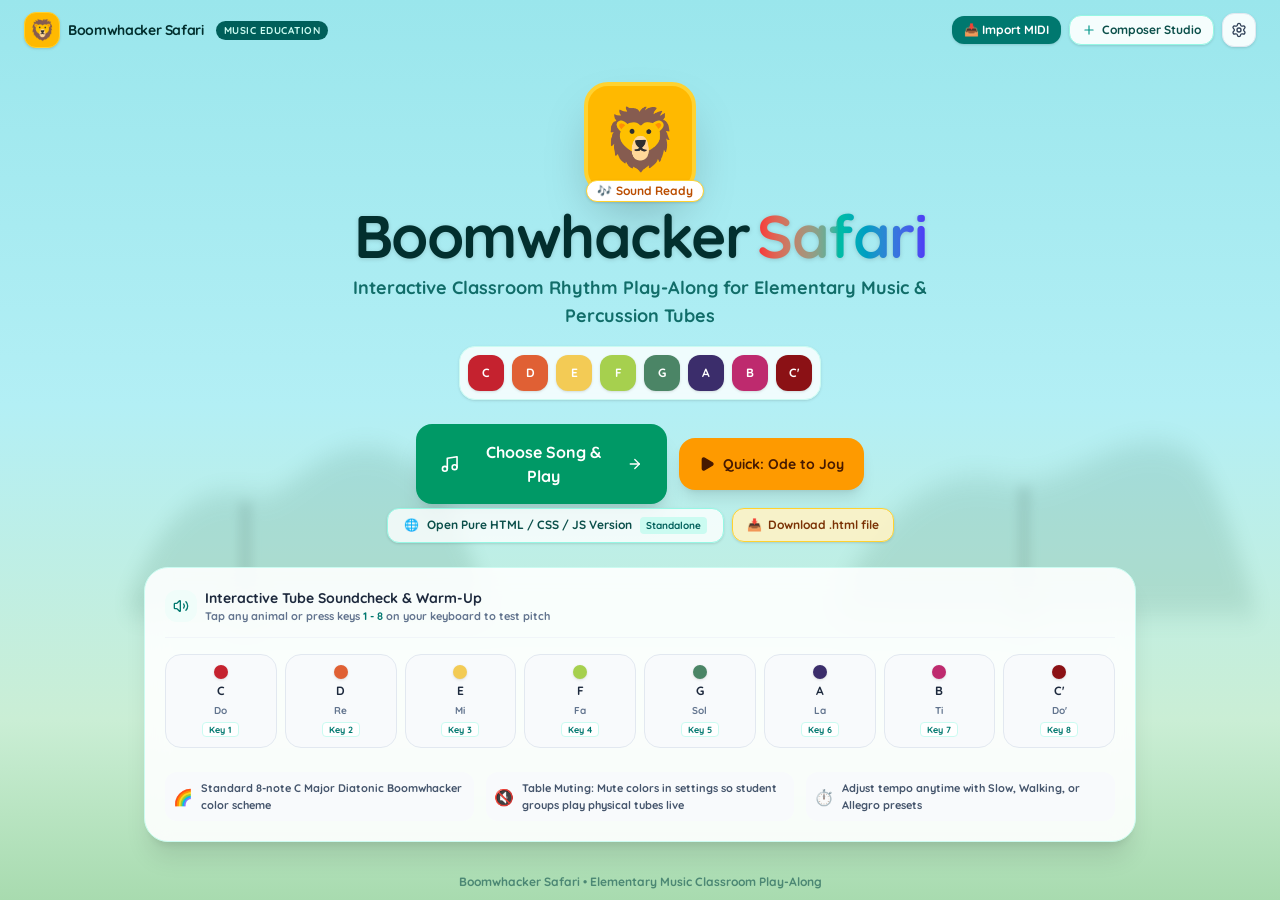
<file: index.html>
<!doctype html>
<html lang="en">
  <head>
    <meta charset="UTF-8" />
    <meta name="viewport" content="width=device-width, initial-scale=1.0" />
    <title>Boomwhacker Safari - Classroom Rhythm Play-Along</title>
    <meta name="description" content="An interactive classroom rhythm play-along app for Boomwhacker percussion tubes featuring safari animals, live pitch synthesizer, and scrolling rhythm highway." />
    <meta property="og:title" content="Boomwhacker Safari - Classroom Rhythm Play-Along" />
    <meta property="og:description" content="An interactive classroom rhythm play-along app for Boomwhacker percussion tubes featuring safari animals, live pitch synthesizer, and scrolling rhythm highway." />
    <meta property="og:type" content="website" />
    <meta name="twitter:card" content="summary_large_image" />
    <link rel="preconnect" href="https://fonts.googleapis.com" />
    <link rel="preconnect" href="https://fonts.gstatic.com" crossorigin />
    <link href="https://fonts.googleapis.com/css2?family=Quicksand:wght@500;600;700;800&display=swap" rel="stylesheet" />
    <script type="module" crossorigin src="/assets/index-CnXifr1O.js"></script>
    <link rel="stylesheet" crossorigin href="/assets/index-DG3FYxk0.css">
  </head>
  <body class="bg-slate-900 text-slate-800 select-none overflow-hidden antialiased">
    <div id="root"></div>
  </body>
</html>
</file>
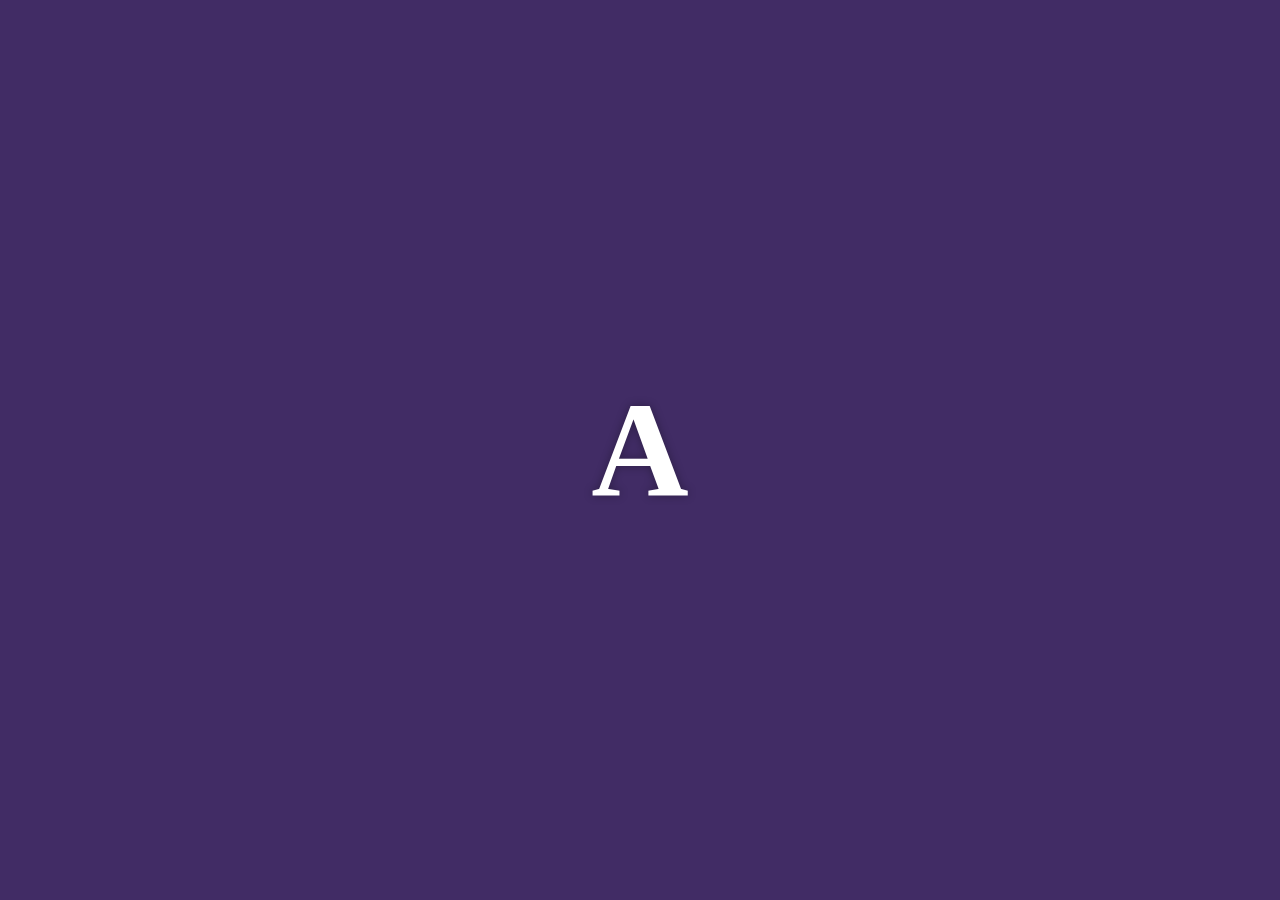
<file: a.html>
<!DOCTYPE html>
<html lang="en">

<head>
    <meta charset="UTF-8">
    <meta name="viewport" content="width=device-width, initial-scale=1.0">
    <title>Boomwhacker</title>
    <link rel="stylesheet" href="style.css">
    <script src="script.js" defer></script>
</head>

<body>
    <main>
        <section class="boomwhacker" id="a">
            <h1>A</h1>
        </section>
    </main>
</body>

</html>
</file>
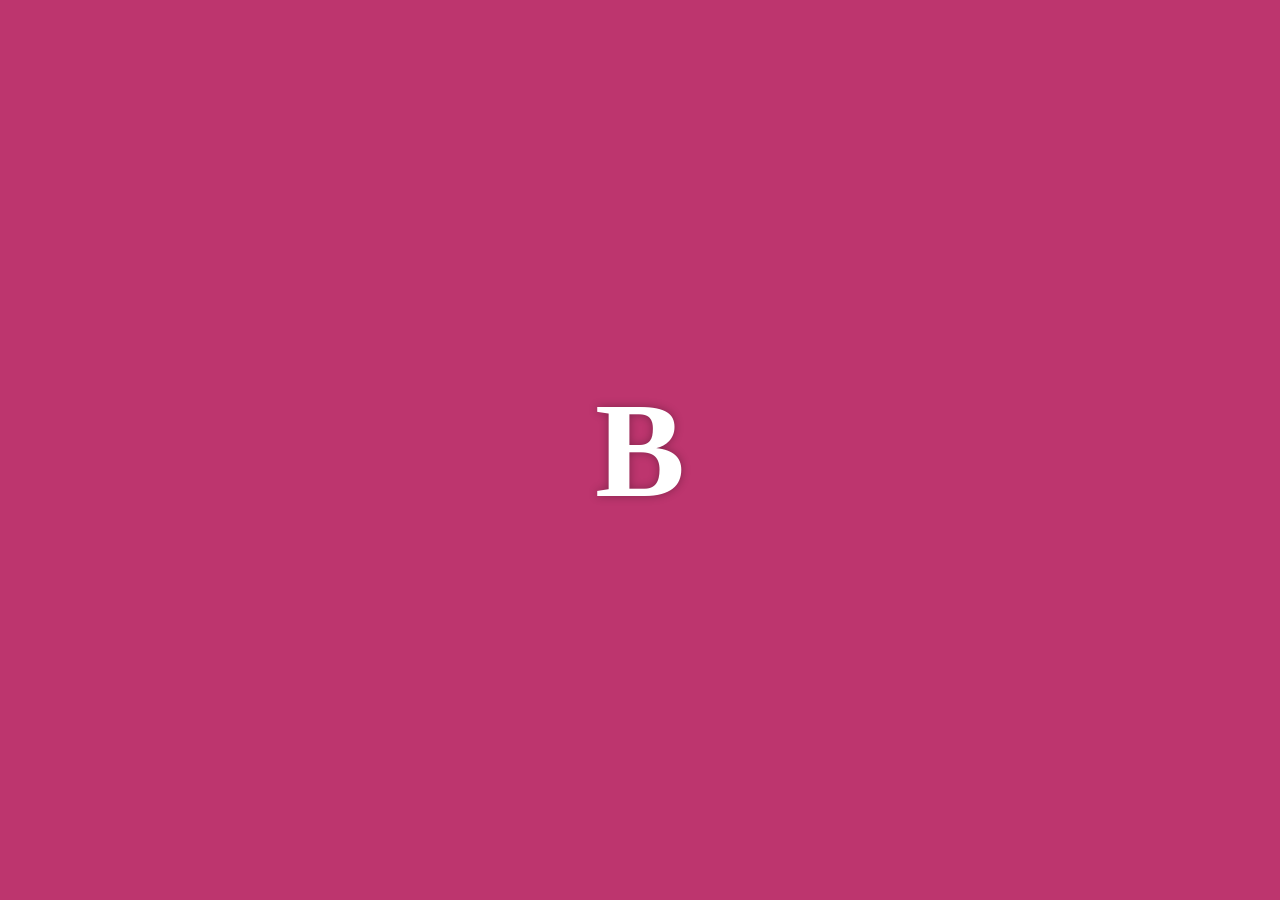
<file: b.html>
<!DOCTYPE html>
<html lang="en">

<head>
    <meta charset="UTF-8">
    <meta name="viewport" content="width=device-width, initial-scale=1.0">
    <title>Boomwhacker</title>
    <link rel="stylesheet" href="style.css">
    <script src="script.js" defer></script>
</head>

<body>
    <main>
        <section class="boomwhacker" id="b">
            <h1>B</h1>
        </section>
    </main>
</body>

</html>
</file>
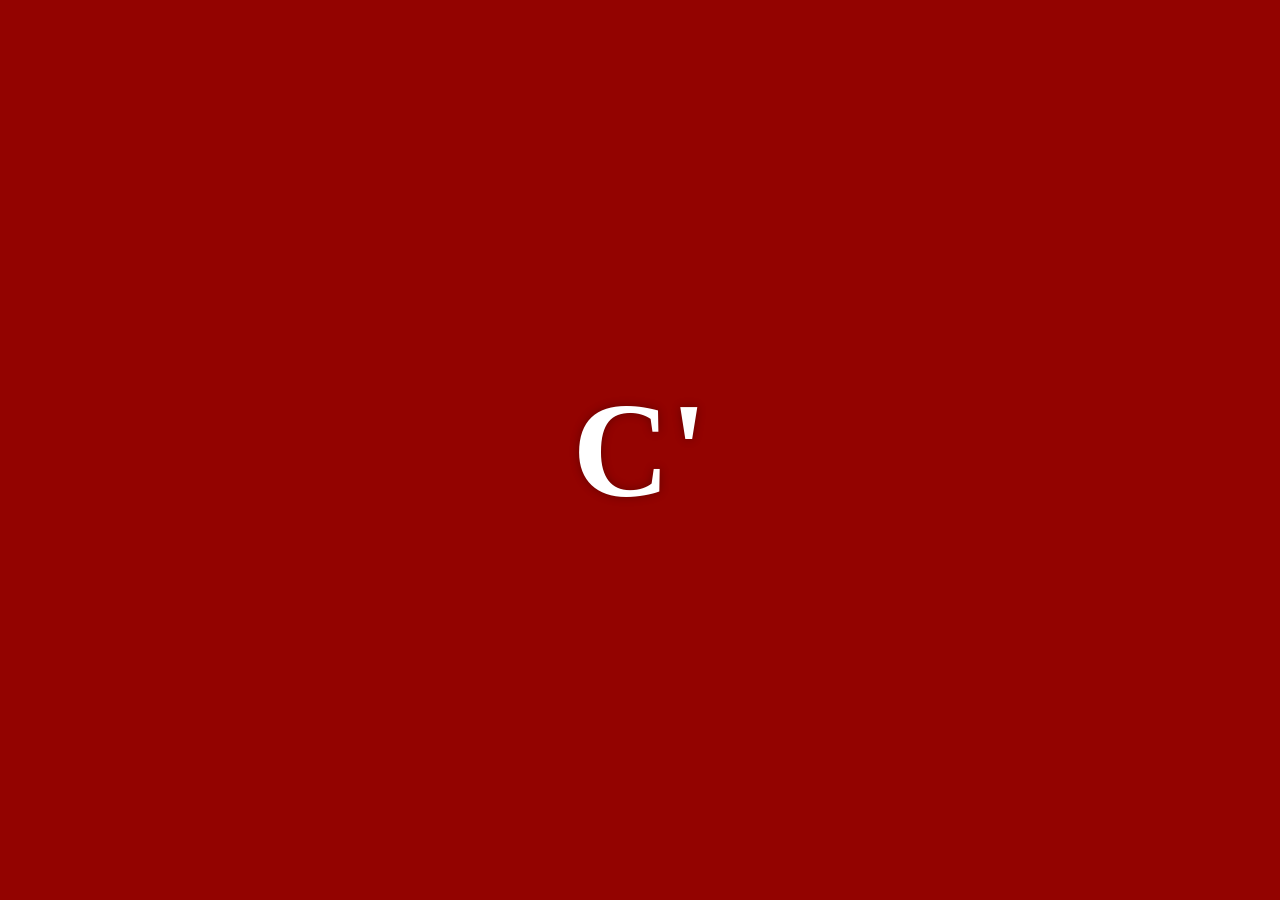
<file: c-high.html>
<!DOCTYPE html>
<html lang="en">

<head>
    <meta charset="UTF-8">
    <meta name="viewport" content="width=device-width, initial-scale=1.0">
    <title>Boomwhacker</title>
    <link rel="stylesheet" href="style.css">
    <script src="script.js" defer></script>
</head>

<body>
    <main>
        <section class="boomwhacker" id="c-high">
            <h1>C'</h1>
        </section>
    </main>
</body>

</html>
</file>
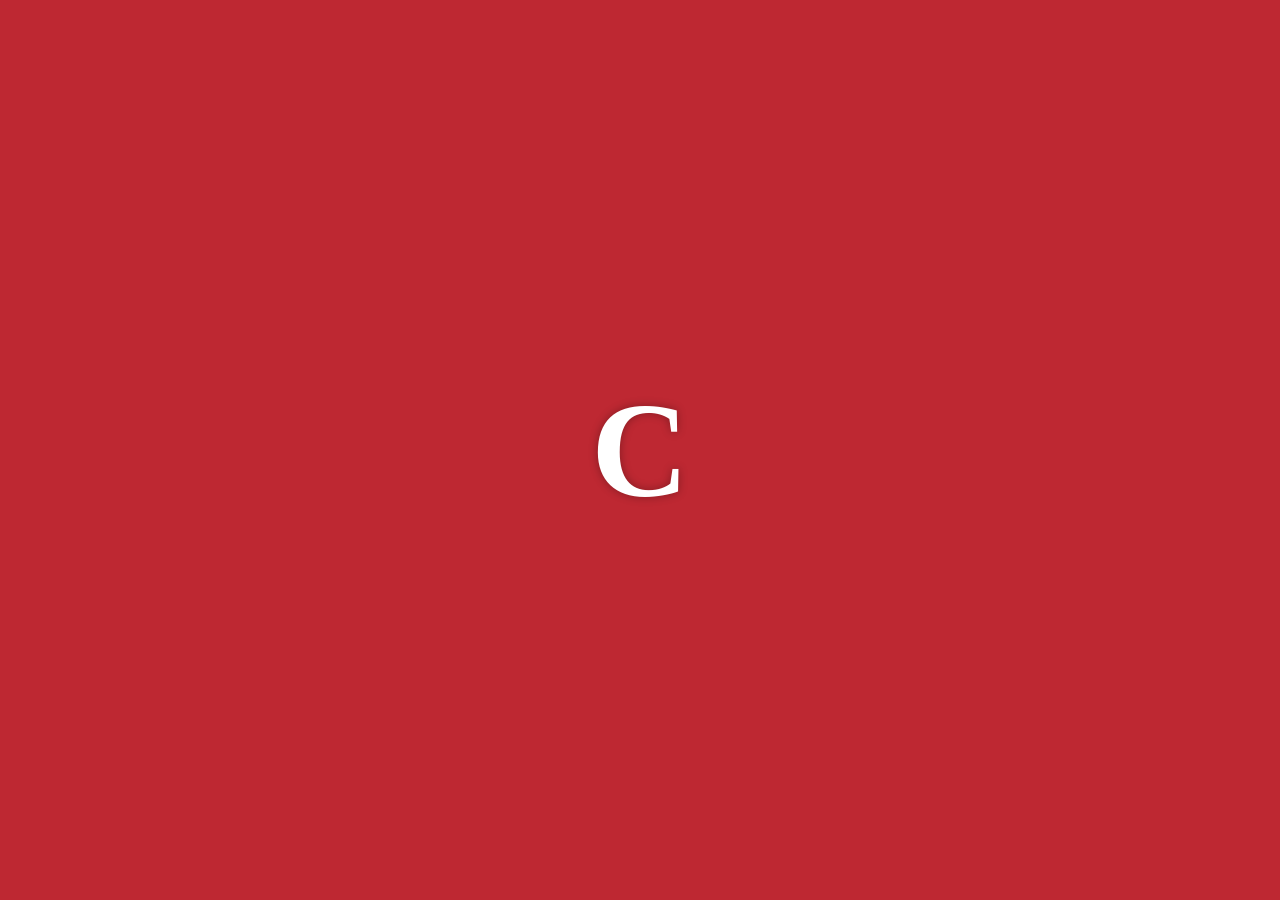
<file: c-low.html>
<!DOCTYPE html>
<html lang="en">

<head>
    <meta charset="UTF-8">
    <meta name="viewport" content="width=device-width, initial-scale=1.0">
    <title>Boomwhacker</title>
    <link rel="stylesheet" href="style.css">
    <script src="script.js" defer></script>
</head>

<body>
    <main>
        <section class="boomwhacker" id="c-low">
            <h1>C</h1>
        </section>
    </main>
</body>

</html>
</file>
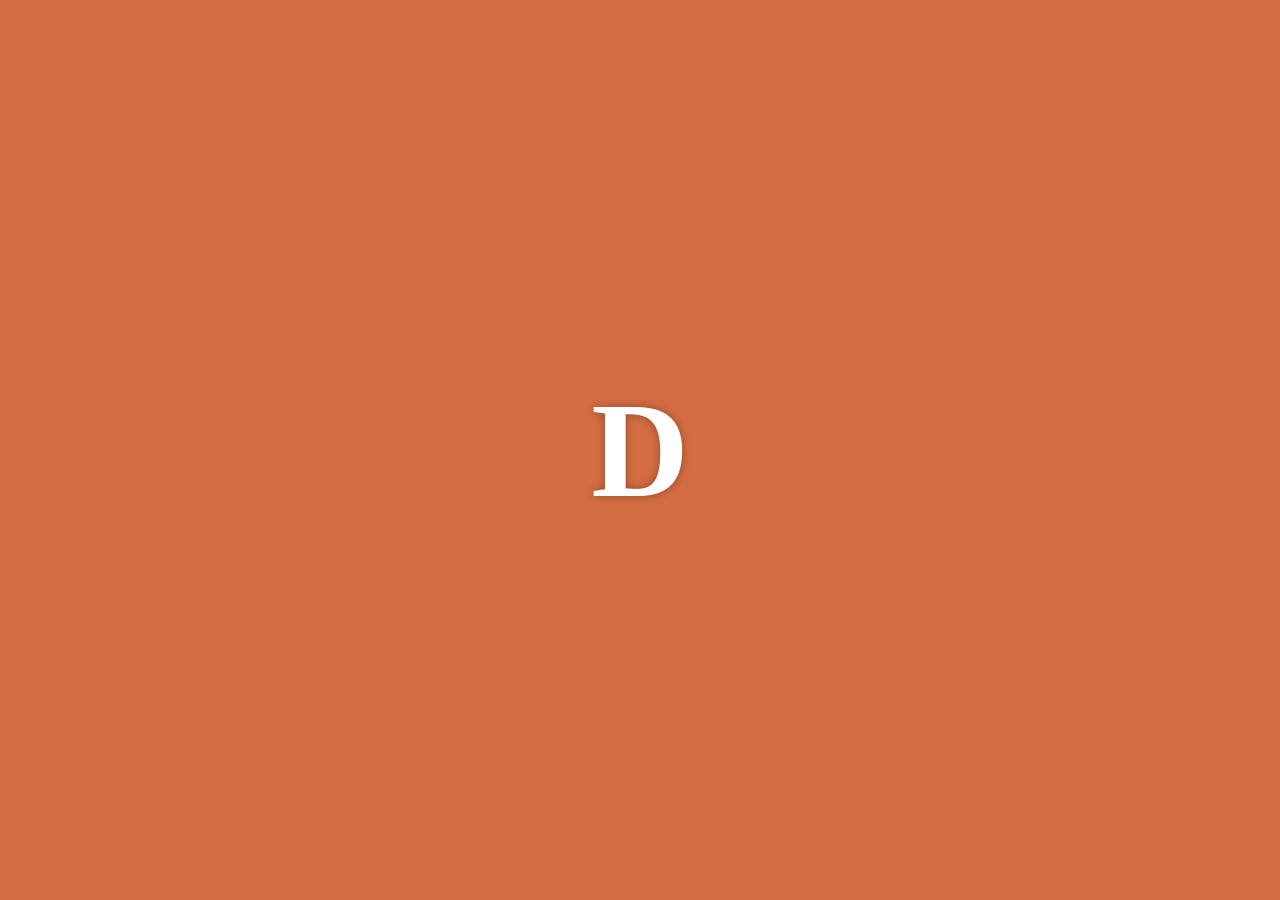
<file: d.html>
<!DOCTYPE html>
<html lang="en">

<head>
    <meta charset="UTF-8">
    <meta name="viewport" content="width=device-width, initial-scale=1.0">
    <title>Boomwhacker</title>
    <link rel="stylesheet" href="style.css">
    <script src="script.js" defer></script>
</head>

<body>
    <main>
        <section class="boomwhacker" id="d">
            <h1>D</h1>
        </section>
    </main>
</body>

</html>
</file>
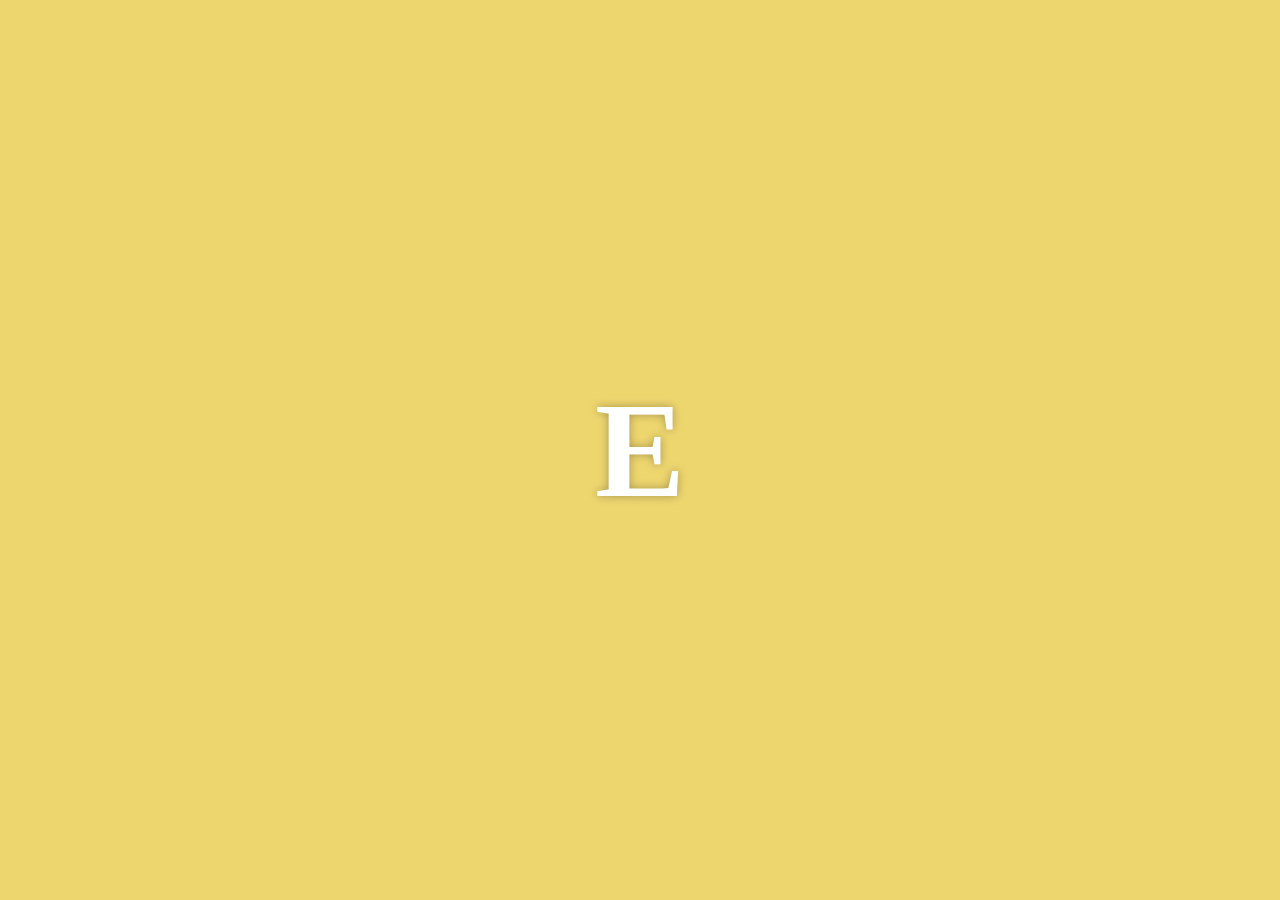
<file: e.html>
<!DOCTYPE html>
<html lang="en">

<head>
    <meta charset="UTF-8">
    <meta name="viewport" content="width=device-width, initial-scale=1.0">
    <title>Boomwhacker</title>
    <link rel="stylesheet" href="style.css">
    <script src="script.js" defer></script>
</head>

<body>
    <main>
        <section class="boomwhacker" id="e">
            <h1>E</h1>
        </section>
    </main>
</body>

</html>
</file>
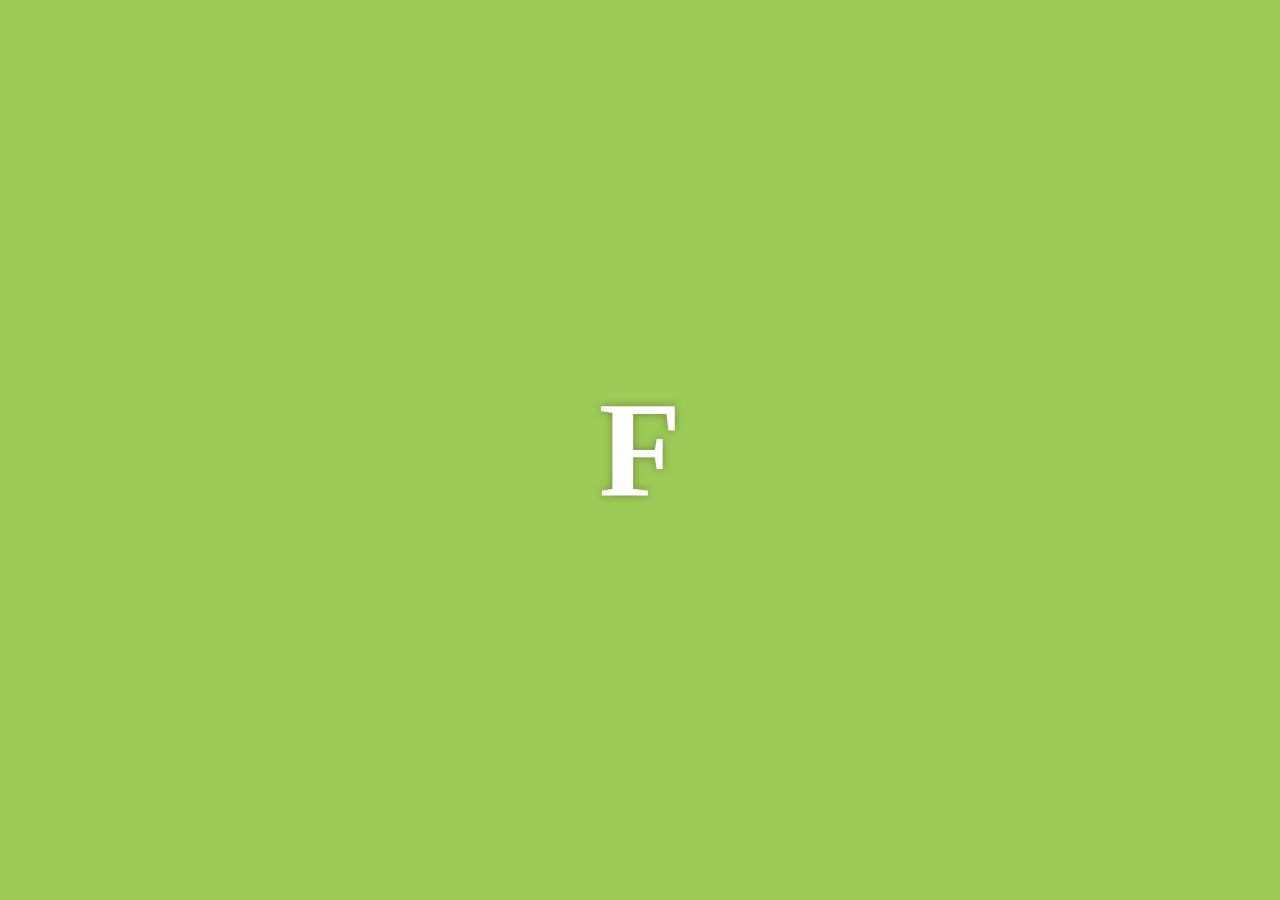
<file: f.html>
<!DOCTYPE html>
<html lang="en">

<head>
    <meta charset="UTF-8">
    <meta name="viewport" content="width=device-width, initial-scale=1.0">
    <title>Boomwhacker</title>
    <link rel="stylesheet" href="style.css">
    <script src="script.js" defer></script>
</head>

<body>
    <main>
        <section class="boomwhacker" id="f">
            <h1>F</h1>
        </section>
    </main>
</body>

</html>
</file>
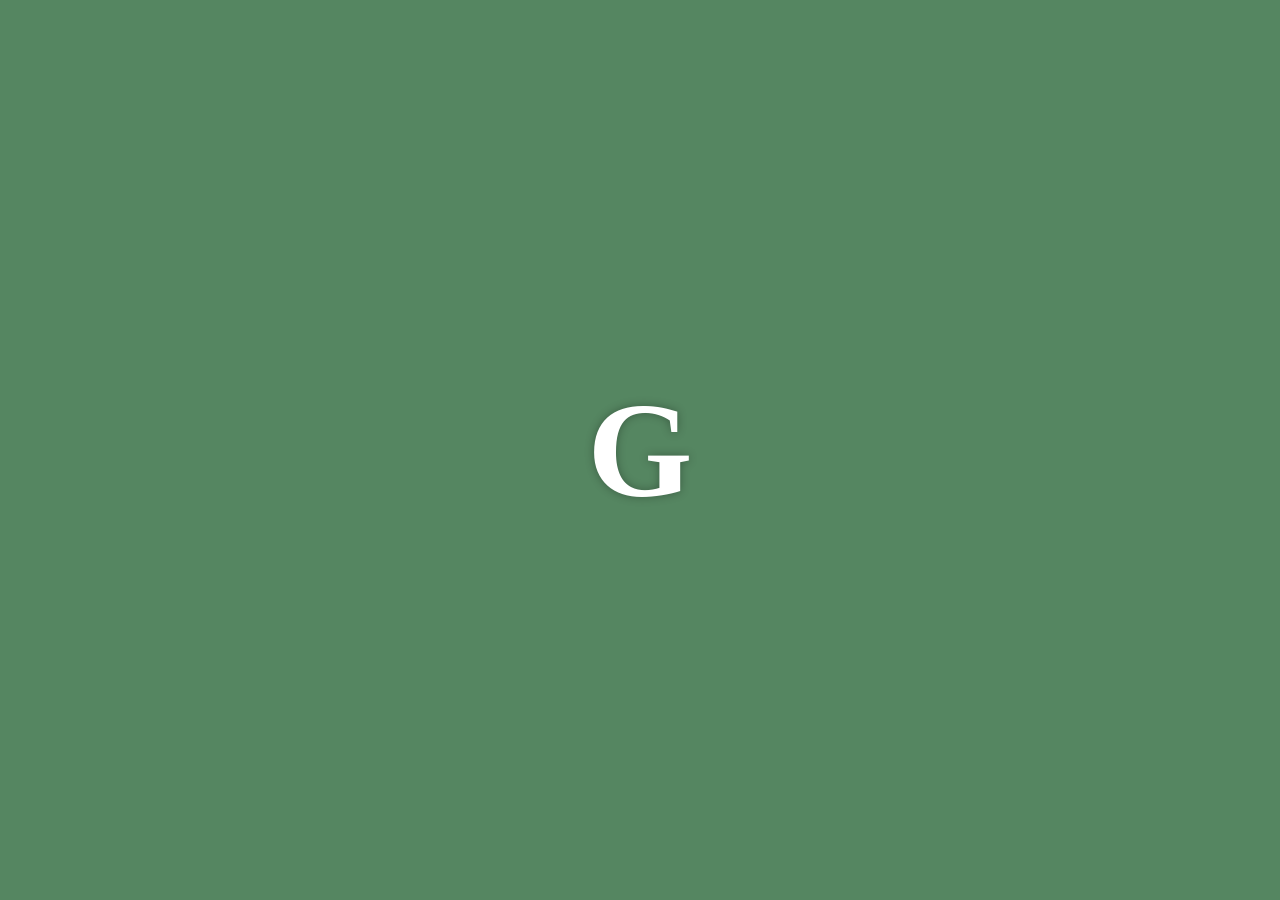
<file: g.html>
<!DOCTYPE html>
<html lang="en">

<head>
    <meta charset="UTF-8">
    <meta name="viewport" content="width=device-width, initial-scale=1.0">
    <title>Boomwhacker</title>
    <link rel="stylesheet" href="style.css">
    <script src="script.js" defer></script>
</head>

<body>
    <main>
        <section class="boomwhacker" id="g">
            <h1>G</h1>
        </section>
    </main>
</body>

</html>
</file>
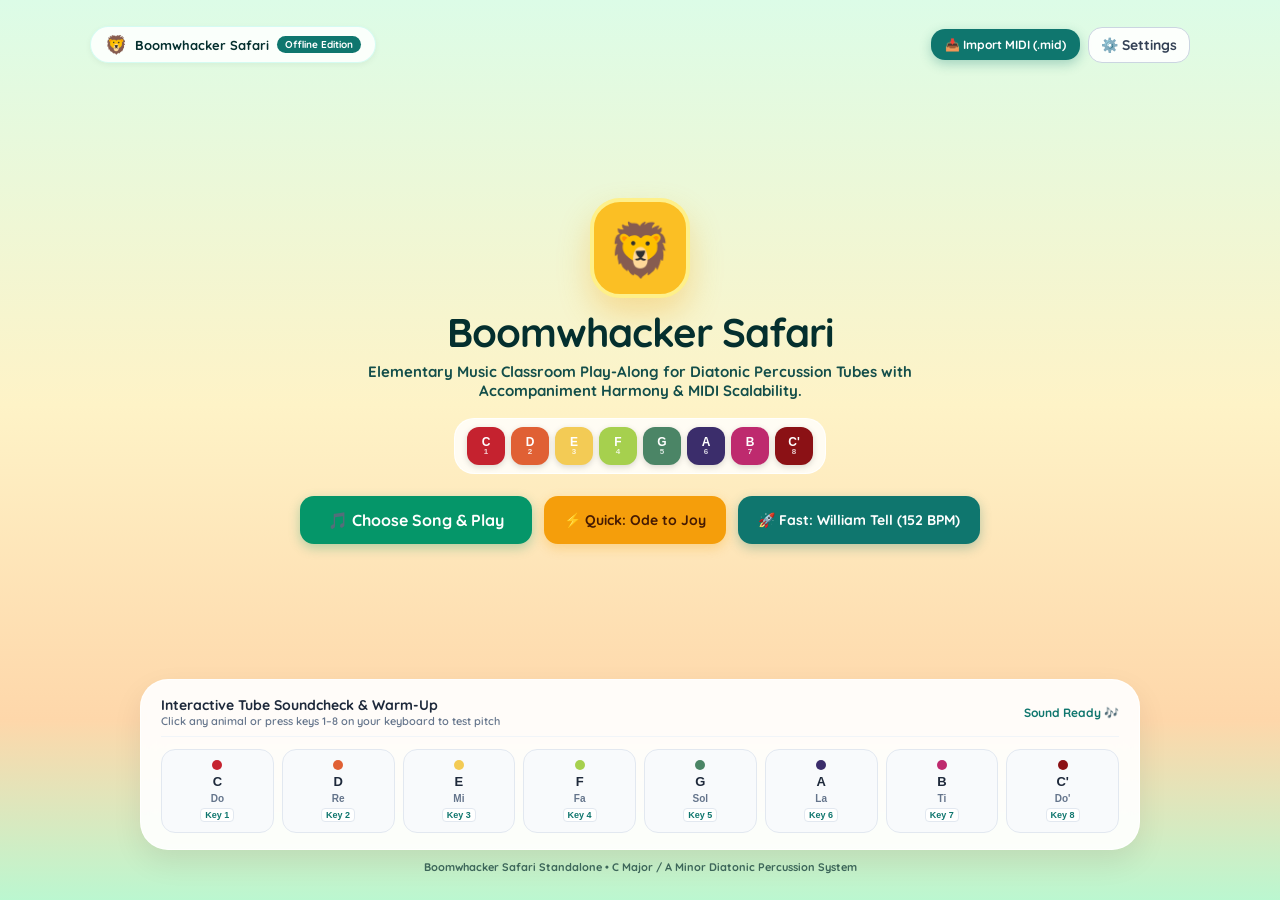
<file: standalone.html>
<!DOCTYPE html>
<html lang="en">
<head>
  <meta charset="UTF-8">
  <meta name="viewport" content="width=device-width, initial-scale=1.0">
  <title>Boomwhacker Safari - Classroom Rhythm Play-Along (Standalone)</title>
  <meta name="description" content="Feature-rich offline HTML5, CSS3, and JavaScript Classroom Rhythm Play-Along for Boomwhacker percussion tubes with MIDI import, accompaniment backing tracks, and tempo presets.">
  <link rel="preconnect" href="https://fonts.googleapis.com">
  <link rel="preconnect" href="https://fonts.gstatic.com" crossorigin>
  <link href="https://fonts.googleapis.com/css2?family=Quicksand:wght@500;600;700;800;900&display=swap" rel="stylesheet">
  <style>
    * {
      box-sizing: border-box;
      margin: 0;
      padding: 0;
      user-select: none;
      -webkit-user-select: none;
    }

    body {
      font-family: 'Quicksand', -apple-system, BlinkMacSystemFont, "Segoe UI", Roboto, sans-serif;
      background-color: #042f2e;
      color: #1e293b;
      overflow: hidden;
      width: 100vw;
      height: 100vh;
    }

    /* Screen containers */
    .screen {
      position: absolute;
      top: 0;
      left: 0;
      width: 100%;
      height: 100%;
      display: none;
      flex-direction: column;
      overflow: hidden;
    }

    .screen.active {
      display: flex;
    }

    /* Safari Sky Themes */
    .safari-sky {
      background: linear-gradient(180deg, #dcfce7 0%, #fef3c7 45%, #fed7aa 80%, #bbf7d0 100%);
    }

    /* Common Buttons */
    .btn {
      font-family: inherit;
      font-weight: 800;
      border: none;
      border-radius: 14px;
      cursor: pointer;
      display: inline-flex;
      align-items: center;
      justify-content: center;
      gap: 8px;
      transition: all 0.15s ease;
      text-decoration: none;
    }

    .btn:active {
      transform: scale(0.96);
    }

    .btn-emerald {
      background-color: #059669;
      color: white;
      box-shadow: 0 4px 12px rgba(5, 150, 105, 0.3);
    }
    .btn-emerald:hover {
      background-color: #10b981;
    }

    .btn-amber {
      background-color: #f59e0b;
      color: #451a03;
      box-shadow: 0 4px 12px rgba(245, 158, 11, 0.3);
    }
    .btn-amber:hover {
      background-color: #fbbf24;
    }

    .btn-teal {
      background-color: #0f766e;
      color: white;
      box-shadow: 0 4px 12px rgba(15, 118, 110, 0.3);
    }
    .btn-teal:hover {
      background-color: #14b8a6;
    }

    .btn-slate {
      background-color: rgba(255, 255, 255, 0.9);
      color: #334155;
      border: 1px solid #cbd5e1;
    }
    .btn-slate:hover {
      background-color: white;
    }

    /* 1. HOME SCREEN */
    #home-screen {
      overflow-y: auto;
      align-items: center;
      justify-content: space-between;
      padding: 16px 20px;
    }

    .home-header {
      width: 100%;
      max-width: 1100px;
      display: flex;
      justify-content: space-between;
      align-items: center;
      padding: 10px 0;
    }

    .brand-badge {
      display: flex;
      align-items: center;
      gap: 8px;
      background: rgba(255, 255, 255, 0.85);
      backdrop-blur: 8px;
      padding: 6px 14px;
      border-radius: 20px;
      border: 1px solid rgba(204, 251, 241, 0.8);
      box-shadow: 0 2px 6px rgba(0,0,0,0.05);
    }

    .home-hero {
      text-align: center;
      display: flex;
      flex-direction: column;
      align-items: center;
      max-width: 800px;
      margin: auto 0;
    }

    .mascot-hero-avatar {
      width: 100px;
      height: 100px;
      border-radius: 30px;
      background-color: #fbbf24;
      border: 4px solid #fef08a;
      display: flex;
      align-items: center;
      justify-content: center;
      font-size: 52px;
      box-shadow: 0 16px 32px rgba(245, 158, 11, 0.3);
      margin-bottom: 12px;
      cursor: pointer;
      transition: transform 0.2s cubic-bezier(0.34, 1.56, 0.64, 1);
    }
    .mascot-hero-avatar:hover {
      transform: scale(1.08) rotate(3deg);
    }

    .hero-title {
      font-size: 40px;
      font-weight: 900;
      color: #042f2e;
      letter-spacing: -1px;
      line-height: 1.1;
      margin-bottom: 8px;
    }

    .hero-subtitle {
      font-size: 15px;
      font-weight: 700;
      color: #134e4a;
      max-width: 580px;
      margin-bottom: 18px;
    }

    .tube-pills-bar {
      display: flex;
      gap: 6px;
      background: rgba(255, 255, 255, 0.8);
      padding: 8px 12px;
      border-radius: 20px;
      border: 1px solid rgba(255, 255, 255, 0.9);
      margin-bottom: 22px;
    }

    .color-tube-pill {
      width: 38px;
      height: 38px;
      border-radius: 12px;
      border: none;
      color: white;
      font-weight: 900;
      font-size: 13px;
      cursor: pointer;
      box-shadow: 0 2px 6px rgba(0,0,0,0.15);
      transition: transform 0.15s ease;
      display: flex;
      flex-direction: column;
      align-items: center;
      justify-content: center;
      line-height: 1;
    }
    .color-tube-pill:hover {
      transform: translateY(-4px) scale(1.1);
    }

    .home-card {
      background: rgba(255, 255, 255, 0.92);
      backdrop-filter: blur(10px);
      border-radius: 28px;
      padding: 16px 20px;
      box-shadow: 0 12px 30px rgba(0,0,0,0.08);
      border: 1px solid rgba(255, 255, 255, 0.8);
      width: 100%;
      max-width: 1000px;
      margin-top: 10px;
    }

    .soundcheck-grid {
      display: grid;
      grid-template-columns: repeat(8, 1fr);
      gap: 8px;
      margin-top: 12px;
    }

    .soundcheck-btn {
      background: #f8fafc;
      border: 1px solid #e2e8f0;
      border-radius: 14px;
      padding: 10px 4px;
      display: flex;
      flex-direction: column;
      align-items: center;
      gap: 4px;
      cursor: pointer;
      transition: all 0.15s ease;
    }
    .soundcheck-btn:hover {
      background: white;
      border-color: #0f766e;
      transform: translateY(-2px);
    }
    .soundcheck-btn.bouncing {
      transform: scale(1.18);
      box-shadow: 0 0 16px rgba(16, 185, 129, 0.5);
    }

    /* 2. SONG SELECTOR SCREEN */
    .select-header {
      background: rgba(255, 255, 255, 0.95);
      backdrop-filter: blur(10px);
      border-bottom: 1px solid #ccfbf1;
      padding: 12px 24px;
      display: flex;
      justify-content: space-between;
      align-items: center;
      z-index: 10;
    }

    .select-body {
      flex: 1;
      overflow-y: auto;
      padding: 20px 24px 40px;
      max-width: 1100px;
      margin: 0 auto;
      width: 100%;
    }

    .song-grid {
      display: grid;
      grid-template-columns: repeat(auto-fill, minmax(320px, 1fr));
      gap: 16px;
    }

    .song-card {
      background: rgba(255, 255, 255, 0.96);
      border: 2px solid #e2e8f0;
      border-radius: 24px;
      padding: 20px;
      display: flex;
      flex-direction: column;
      justify-content: space-between;
      box-shadow: 0 4px 16px rgba(0,0,0,0.04);
      transition: all 0.2s ease;
    }
    .song-card:hover {
      border-color: #14b8a6;
      box-shadow: 0 10px 24px rgba(20, 184, 166, 0.15);
      transform: translateY(-2px);
    }

    /* 3. RHYTHM HIGHWAY PLAYER SCREEN */
    .player-header {
      background: rgba(255, 255, 255, 0.96);
      backdrop-filter: blur(12px);
      border-bottom: 2px solid #0f766e;
      padding: 8px 16px;
      display: flex;
      align-items: center;
      justify-content: space-between;
      z-index: 30;
      gap: 8px;
    }

    .highway-stage {
      flex: 1;
      position: relative;
      background: radial-gradient(circle at 50% 10%, #0d463b 0%, #052620 50%, #021a15 100%);
      overflow: hidden;
      display: flex;
    }

    .lane-col {
      flex: 1;
      height: 100%;
      border-right: 1px dashed rgba(255, 255, 255, 0.08);
      position: relative;
    }
    .lane-col:last-child {
      border-right: none;
    }

    /* Strike Target Receptor Bar */
    .strike-bar {
      position: absolute;
      bottom: 24px;
      left: 0;
      width: 100%;
      height: 8px;
      background: rgba(255, 255, 255, 0.85);
      box-shadow: 0 0 20px rgba(255, 255, 255, 0.8), 0 0 10px #14b8a6;
      pointer-events: none;
      z-index: 10;
    }

    .strike-label {
      position: absolute;
      bottom: 6px;
      left: 50%;
      transform: translateX(-50%);
      color: rgba(255, 255, 255, 0.7);
      font-size: 10px;
      font-weight: 800;
      letter-spacing: 1px;
      pointer-events: none;
      z-index: 11;
      white-space: nowrap;
    }

    .note-pill {
      position: absolute;
      left: 10%;
      width: 80%;
      height: 38px;
      border-radius: 19px;
      display: flex;
      align-items: center;
      justify-content: center;
      color: white;
      font-weight: 900;
      font-size: 14px;
      box-shadow: 0 4px 14px rgba(0,0,0,0.3), inset 0 2px 4px rgba(255,255,255,0.4);
      z-index: 5;
      text-shadow: 0 1px 2px rgba(0,0,0,0.5);
    }

    /* 4. ANIMAL DOCK */
    .animal-dock {
      height: 140px;
      background: #8cc595;
      border-top: 4px solid #246249;
      display: flex;
      z-index: 20;
      padding: 0 4px;
      position: relative;
      box-shadow: 0 -8px 24px rgba(0,0,0,0.25);
    }

    .dock-cell {
      flex: 1;
      display: flex;
      flex-direction: column;
      align-items: center;
      justify-content: flex-end;
      padding-bottom: 8px;
      cursor: pointer;
      position: relative;
      transition: transform 0.15s ease;
    }
    .dock-cell:hover {
      transform: translateY(-4px);
    }
    .dock-cell.bouncing {
      animation: animalHop 0.22s cubic-bezier(0.175, 0.885, 0.32, 1.275);
    }
    .dock-cell.muted {
      opacity: 0.3;
      filter: grayscale(0.8);
    }

    @keyframes animalHop {
      0% { transform: translateY(0); }
      50% { transform: translateY(-28px) scale(1.15); }
      100% { transform: translateY(0) scale(1); }
    }

    .dock-badge {
      font-size: 11px;
      font-weight: 900;
      color: white;
      padding: 2px 8px;
      border-radius: 10px;
      box-shadow: 0 2px 4px rgba(0,0,0,0.2);
      margin-top: 4px;
      letter-spacing: 0.5px;
    }

    /* MODALS */
    .modal-overlay {
      position: fixed;
      inset: 0;
      background: rgba(15, 23, 42, 0.7);
      backdrop-filter: blur(6px);
      z-index: 100;
      display: none;
      align-items: center;
      justify-content: center;
      padding: 16px;
    }
    .modal-overlay.active {
      display: flex;
    }

    .modal-card {
      background: white;
      border-radius: 28px;
      padding: 24px;
      max-width: 520px;
      width: 100%;
      box-shadow: 0 20px 40px rgba(0,0,0,0.3);
      max-height: 90vh;
      overflow-y: auto;
    }

    /* Toast Notification */
    #toast-msg {
      position: fixed;
      top: 16px;
      left: 50%;
      transform: translateX(-50%);
      background: #042f2e;
      color: white;
      border: 1px solid #14b8a6;
      border-radius: 16px;
      padding: 10px 20px;
      font-size: 13px;
      font-weight: 800;
      box-shadow: 0 10px 25px rgba(0,0,0,0.4);
      z-index: 200;
      display: none;
      align-items: center;
      gap: 10px;
      max-width: 90vw;
    }

    /* Tempo button group */
    .tempo-group button {
      border: none;
      padding: 4px 8px;
      border-radius: 8px;
      font-size: 11px;
      font-weight: 800;
      cursor: pointer;
      background: white;
      color: #0f766e;
      transition: all 0.1s;
    }
    .tempo-group button:hover {
      background: #0f766e;
      color: white;
    }
    .tempo-group button.active {
      background: #059669;
      color: white;
    }
  </style>
</head>
<body>

  <!-- TOAST NOTIFICATION -->
  <div id="toast-msg">
    <span id="toast-text">Success!</span>
    <button onclick="hideToast()" style="background:none; border:none; color:#5eead4; cursor:pointer; font-weight:900; font-size:16px;">✕</button>
  </div>

  <!-- 1. HOME SCREEN -->
  <div id="home-screen" class="screen safari-sky active">
    <header class="home-header">
      <div class="brand-badge">
        <span style="font-size: 18px;">🦁</span>
        <span style="font-size: 13px; font-weight: 900; color: #042f2e;">Boomwhacker Safari</span>
        <span style="font-size: 10px; font-weight: 800; background: #0f766e; color: white; padding: 2px 8px; border-radius: 10px;">Offline Edition</span>
      </div>

      <div style="display: flex; gap: 8px; align-items: center;">
        <!-- MIDI Import -->
        <label class="btn btn-teal" style="padding: 8px 14px; font-size: 12px; cursor: pointer;">
          📥 Import MIDI (.mid)
          <input type="file" id="home-midi-input" accept=".mid,.midi" style="display:none;">
        </label>
        <!-- Teacher Settings -->
        <button id="btn-home-settings" class="btn btn-slate" style="padding: 8px 12px; font-size: 14px;" title="Teacher Settings">
          ⚙️ Settings
        </button>
      </div>
    </header>

    <div class="home-hero">
      <div class="mascot-hero-avatar" id="conductor-mascot" title="Click to hear Note C!">🦁</div>
      <h1 class="hero-title">Boomwhacker Safari</h1>
      <p class="hero-subtitle">
        Elementary Music Classroom Play-Along for Diatonic Percussion Tubes with Accompaniment Harmony & MIDI Scalability.
      </p>

      <div class="tube-pills-bar" id="home-tube-pills">
        <!-- populated by js -->
      </div>

      <div style="display: flex; gap: 12px; flex-wrap: wrap; justify-content: center; width: 100%;">
        <button id="btn-start-select" class="btn btn-emerald" style="padding: 14px 28px; font-size: 16px;">
          🎵 Choose Song & Play
        </button>
        <button id="btn-quick-play" class="btn btn-amber" style="padding: 14px 20px; font-size: 14px;">
          ⚡ Quick: Ode to Joy
        </button>
        <button id="btn-quick-gallop" class="btn btn-teal" style="padding: 14px 20px; font-size: 14px;">
          🚀 Fast: William Tell (152 BPM)
        </button>
      </div>
    </div>

    <!-- Soundcheck & Mascot Dock -->
    <div class="home-card">
      <div style="display: flex; justify-content: space-between; align-items: center; border-bottom: 1px solid #f1f5f9; padding-bottom: 8px;">
        <div>
          <h3 style="font-size: 14px; font-weight: 800; color: #1e293b;">Interactive Tube Soundcheck & Warm-Up</h3>
          <p style="font-size: 11px; font-weight: 600; color: #64748b;">Click any animal or press keys 1–8 on your keyboard to test pitch</p>
        </div>
        <div id="soundcheck-last" style="font-size: 12px; font-weight: 800; color: #0f766e;">Sound Ready 🎶</div>
      </div>

      <div class="soundcheck-grid" id="home-soundcheck-grid">
        <!-- populated by js -->
      </div>
    </div>

    <footer style="padding: 10px; font-size: 11px; font-weight: 700; color: rgba(4, 47, 46, 0.7); text-align: center;">
      Boomwhacker Safari Standalone • C Major / A Minor Diatonic Percussion System
    </footer>
  </div>

  <!-- 2. SONG SELECTOR SCREEN -->
  <div id="song-select-screen" class="screen safari-sky">
    <header class="select-header">
      <div style="display: flex; align-items: center; gap: 12px;">
        <button id="btn-select-back" class="btn btn-slate" style="padding: 8px 14px; font-size: 13px;">
          ← Back to Safari Camp
        </button>
        <div>
          <h2 style="font-size: 16px; font-weight: 900; color: #042f2e;">Classroom Song Selector</h2>
          <span style="font-size: 11px; font-weight: 700; color: #0f766e;">Pick a piece or import your own MIDI songs</span>
        </div>
      </div>

      <div style="display: flex; gap: 8px; align-items: center;">
        <label class="btn btn-teal" style="padding: 8px 14px; font-size: 12px; cursor: pointer;">
          📥 Import MIDI (.mid)
          <input type="file" id="select-midi-input" accept=".mid,.midi" style="display:none;">
        </label>
        <button id="btn-select-settings" class="btn btn-slate" style="padding: 8px 12px; font-size: 14px;">
          ⚙️
        </button>
      </div>
    </header>

    <!-- Search & Filter bar -->
    <div style="max-width: 1100px; margin: 12px auto 0; padding: 0 24px; width: 100%; display: flex; gap: 12px; align-items: center;">
      <input
        type="text"
        id="song-search-input"
        placeholder="Search songs, composers, or tags..."
        style="flex: 1; padding: 10px 16px; border-radius: 14px; border: 1px solid #99f6e4; font-family: inherit; font-size: 13px; font-weight: 700; background: white;"
      >
      <div id="filter-tabs" style="display: flex; gap: 6px;">
        <button class="btn btn-slate" data-filter="all" style="padding: 6px 12px; font-size: 12px;">All</button>
        <button class="btn btn-slate" data-filter="easy" style="padding: 6px 12px; font-size: 12px;">Easy</button>
        <button class="btn btn-slate" data-filter="fast" style="padding: 6px 12px; font-size: 12px;">⚡ Fast</button>
        <button class="btn btn-slate" data-filter="custom" style="padding: 6px 12px; font-size: 12px;">MIDI/Custom</button>
      </div>
    </div>

    <main class="select-body">
      <div class="song-grid" id="song-cards-container">
        <!-- populated by js -->
      </div>
    </main>
  </div>

  <!-- 3. RHYTHM HIGHWAY PLAYER SCREEN -->
  <div id="player-screen" class="screen">
    <!-- Top transport header -->
    <header class="player-header">
      <div style="display: flex; align-items: center; gap: 10px;">
        <button id="btn-player-home" class="btn btn-amber" style="padding: 6px 12px; font-size: 14px;" title="Back to Home">
          🦁 <span>Home</span>
        </button>
        <div>
          <h2 id="player-song-title" style="font-size: 14px; font-weight: 900; color: #042f2e;">Ode to Joy</h2>
          <button id="btn-player-change-song" style="background: none; border: none; font-size: 11px; font-weight: 800; color: #0f766e; cursor: pointer;">
            Switch Song ▾
          </button>
        </div>
      </div>

      <!-- Live measure & beat -->
      <div style="display: flex; align-items: center; gap: 12px; background: #f0fdfa; padding: 4px 12px; border-radius: 14px; border: 1px solid #ccfbf1;">
        <div style="text-align: center;">
          <div style="font-size: 9px; font-weight: 800; color: #0f766e; text-transform: uppercase;">Measure</div>
          <div id="readout-measure" style="font-size: 15px; font-weight: 900; color: #134e4a;">1 / 16</div>
        </div>
        <div style="width: 1px; height: 20px; background: #99f6e4;"></div>
        <div style="text-align: center;">
          <div style="font-size: 9px; font-weight: 800; color: #0f766e; text-transform: uppercase;">Beat</div>
          <div id="readout-beat" style="font-size: 15px; font-weight: 900; color: #134e4a;">1.1</div>
        </div>
      </div>

      <!-- Quick Tempo Presets + BPM Controls (Up to 240 BPM!) -->
      <div class="tempo-group" style="display: flex; align-items: center; gap: 4px; background: #f1f5f9; padding: 4px 8px; border-radius: 12px; border: 1px solid #cbd5e1;">
        <button onclick="setBpm(65)">🐢 65</button>
        <button onclick="setBpm(96)">🚶 96</button>
        <button onclick="setBpm(132)">🐆 132</button>
        <button onclick="setBpm(165)">⚡ 165</button>
        <button onclick="setBpm(210)">🚀 210</button>
        <div style="width: 1px; height: 18px; background: #cbd5e1; margin: 0 4px;"></div>
        <span style="font-size: 11px; font-weight: 800; color: #475569;">BPM</span>
        <input type="range" id="bpm-slider" min="40" max="240" value="96" style="width: 60px;">
        <span id="bpm-readout" style="font-size: 12px; font-weight: 900; width: 26px;">96</span>
      </div>

      <!-- Controls -->
      <div style="display: flex; align-items: center; gap: 6px;">
        <button id="btn-play-pause" class="btn btn-emerald" style="padding: 7px 14px; font-size: 13px;">
          ▶ Play
        </button>
        <button id="btn-restart" class="btn btn-slate" style="padding: 7px 10px; font-size: 13px;" title="Restart Song">
          ↺
        </button>
        <button id="btn-player-settings" class="btn btn-slate" style="padding: 7px 10px; font-size: 13px;" title="Teacher Settings">
          ⚙️
        </button>
      </div>
    </header>

    <!-- Rhythm Stage Highway -->
    <div class="highway-stage" id="highway-stage">
      <!-- 8 Lanes -->
      <div class="lane-col" data-lane="0"></div>
      <div class="lane-col" data-lane="1"></div>
      <div class="lane-col" data-lane="2"></div>
      <div class="lane-col" data-lane="3"></div>
      <div class="lane-col" data-lane="4"></div>
      <div class="lane-col" data-lane="5"></div>
      <div class="lane-col" data-lane="6"></div>
      <div class="lane-col" data-lane="7"></div>

      <!-- Strike line & label -->
      <div class="strike-label">🎯 STRIKE HERE | PLAY ON THE LINE</div>
      <div class="strike-bar" id="strike-bar"></div>
    </div>

    <!-- Bottom Animal Mascot Dock -->
    <footer class="animal-dock" id="animal-dock">
      <!-- 8 animal characters populated by js -->
    </footer>
  </div>

  <!-- 4. TEACHER SETTINGS MODAL -->
  <div id="modal-settings" class="modal-overlay">
    <div class="modal-card">
      <div style="display: flex; justify-content: space-between; align-items: center; margin-bottom: 16px; border-bottom: 1px solid #f1f5f9; padding-bottom: 10px;">
        <div style="display: flex; align-items: center; gap: 8px;">
          <span style="font-size: 24px;">⚙️</span>
          <div>
            <h3 style="font-size: 16px; font-weight: 900; color: #042f2e;">Classroom & Teacher Options</h3>
            <p style="font-size: 11px; font-weight: 700; color: #0f766e;">Notation style, backing track volume & table mute matrix</p>
          </div>
        </div>
        <button id="btn-close-settings" style="background:none; border:none; font-size: 18px; cursor: pointer; color: #94a3b8;">✕</button>
      </div>

      <!-- Tube Notation Style -->
      <div style="margin-bottom: 16px;">
        <label style="font-size: 12px; font-weight: 800; color: #334155; display: block; margin-bottom: 6px;">Boomwhacker Tube Notation</label>
        <div style="display: grid; grid-template-columns: 1fr 1fr; gap: 8px;">
          <button class="btn btn-slate notation-opt" data-style="pitch" style="padding: 8px; font-size: 12px;">Pitch (C, D, E...)</button>
          <button class="btn btn-slate notation-opt" data-style="solfege" style="padding: 8px; font-size: 12px;">Solfège (Do, Re...)</button>
          <button class="btn btn-slate notation-opt" data-style="numbers" style="padding: 8px; font-size: 12px;">Numbers (1, 2, 3...)</button>
          <button class="btn btn-slate notation-opt" data-style="blank" style="padding: 8px; font-size: 12px;">Colors Only</button>
        </div>
      </div>

      <!-- Accompaniment Backing Track Toggle & Volume -->
      <div style="background: #f0fdfa; border: 1px solid #ccfbf1; border-radius: 16px; padding: 12px; margin-bottom: 16px;">
        <label style="display: flex; justify-content: space-between; align-items: center; cursor: pointer; margin-bottom: 8px;">
          <div>
            <span style="font-size: 13px; font-weight: 800; color: #134e4a;">🎵 Musical Accompaniment Backing Track</span>
            <p style="font-size: 11px; font-weight: 600; color: #0f766e;">Basslines, chords, and rhythmic pulse</p>
          </div>
          <input type="checkbox" id="chk-accompaniment" checked style="width: 18px; height: 18px; cursor: pointer;">
        </label>
        <div id="acc-vol-box" style="display: flex; align-items: center; gap: 8px; padding-top: 6px; border-top: 1px solid #99f6e4;">
          <span style="font-size: 11px; font-weight: 800; color: #134e4a;">Volume</span>
          <input type="range" id="rng-acc-vol" min="0" max="1" step="0.05" value="0.75" style="flex:1;">
          <span id="txt-acc-vol" style="font-size: 11px; font-weight: 900; color: #134e4a; width: 32px;">75%</span>
        </div>
      </div>

      <!-- Metronome Click -->
      <label style="display: flex; justify-content: space-between; align-items: center; background: #f8fafc; border: 1px solid #e2e8f0; border-radius: 14px; padding: 10px 14px; margin-bottom: 16px; cursor: pointer;">
        <div>
          <span style="font-size: 12px; font-weight: 800; color: #1e293b;">Audible Metronome Click</span>
          <p style="font-size: 10px; font-weight: 600; color: #64748b;">Click on every beat with high bell on downbeats</p>
        </div>
        <input type="checkbox" id="chk-metronome" style="width: 18px; height: 18px; cursor: pointer;">
      </label>

      <!-- Table Groups Mute Matrix -->
      <div>
        <div style="display: flex; justify-content: space-between; align-items: center; margin-bottom: 8px;">
          <span style="font-size: 12px; font-weight: 800; color: #1e293b;">Table Groups Mute Matrix</span>
          <div style="display: flex; gap: 4px;">
            <button onclick="unmuteAll()" style="font-size: 10px; font-weight: 800; padding: 2px 6px; border-radius: 6px; border: 1px solid #cbd5e1; background:white; cursor:pointer;">All Active</button>
            <button onclick="muteAll()" style="font-size: 10px; font-weight: 800; padding: 2px 6px; border-radius: 6px; border: 1px solid #fecdd3; background:#fff1f2; color:#be123c; cursor:pointer;">Mute All</button>
          </div>
        </div>
        <div id="settings-mute-grid" style="display: grid; grid-template-columns: repeat(4, 1fr); gap: 6px;">
          <!-- 8 mute buttons populated by js -->
        </div>
      </div>
    </div>
  </div>

  <!-- 5. CELEBRATION MODAL -->
  <div id="modal-celebration" class="modal-overlay">
    <div class="modal-card" style="text-align: center;">
      <div style="font-size: 48px; margin-bottom: 8px;">🦁🎉</div>
      <h2 style="font-size: 22px; font-weight: 900; color: #0f172a; margin-bottom: 4px;">Song Complete!</h2>
      <p style="font-size: 13px; font-weight: 700; color: #0f766e; margin-bottom: 16px;">Great Job Ensemble!</p>
      
      <div style="font-size: 28px; margin-bottom: 16px;">⭐⭐⭐</div>

      <div style="display: flex; gap: 8px; justify-content: center; margin-bottom: 20px;">
        <div style="background: #f0fdfa; padding: 8px 14px; border-radius: 12px; border: 1px solid #ccfbf1;">
          <div style="font-size: 10px; font-weight: 800; color: #0f766e;">NOTES</div>
          <div id="modal-notes" style="font-size: 16px; font-weight: 900;">32</div>
        </div>
        <div style="background: #f0fdfa; padding: 8px 14px; border-radius: 12px; border: 1px solid #ccfbf1;">
          <div style="font-size: 10px; font-weight: 800; color: #0f766e;">MEASURES</div>
          <div id="modal-measures" style="font-size: 16px; font-weight: 900;">16</div>
        </div>
      </div>

      <div style="display: flex; flex-direction: column; gap: 8px;">
        <button id="btn-modal-replay" class="btn btn-emerald" style="padding: 12px; font-size: 14px;">
          ↺ Play Again
        </button>
        <button id="btn-modal-songs" class="btn btn-slate" style="padding: 10px; font-size: 13px;">
          📚 Browse Song Selector
        </button>
      </div>
    </div>
  </div>

  <script>
    /* ==========================================================
       1. DATA STRUCTURES & 8 BOOMWHACKER NOTES (Diatonic C Major)
       ========================================================== */
    const BOOMWHACKER_NOTES = [
      { lane: 0, pitch: 'C', solfege: 'Do', number: '1', color: '#C5222F', animalName: 'Red Fox', freq: 261.63 },
      { lane: 1, pitch: 'D', solfege: 'Re', number: '2', color: '#E06034', animalName: 'Orange Duck', freq: 293.66 },
      { lane: 2, pitch: 'E', solfege: 'Mi', number: '3', color: '#F3CB55', animalName: 'Yellow Elephant', freq: 329.63 },
      { lane: 3, pitch: 'F', solfege: 'Fa', number: '4', color: '#A6D04E', animalName: 'Green Fish', freq: 349.23 },
      { lane: 4, pitch: 'G', solfege: 'Sol', number: '5', color: '#4B8566', animalName: 'Tall Giraffe', freq: 392.00 },
      { lane: 5, pitch: 'A', solfege: 'La', number: '6', color: '#3B2D6B', animalName: 'Alligator Head', freq: 440.00 },
      { lane: 6, pitch: 'B', solfege: 'Ti', number: '7', color: '#BE2A6E', animalName: 'Pink Bear', freq: 493.88 },
      { lane: 7, pitch: "C'", solfege: "Do'", number: '8', color: '#8B1115', animalName: 'Crimson Ape', freq: 523.25 }
    ];

    /* Animal SVGs (Note 6 is the custom Alligator Head!) */
    function getAnimalSvg(lane) {
      switch (lane) {
        case 0:
          return `<svg viewBox="0 0 100 100" width="56" height="56"><polygon points="25,25 35,50 15,45" fill="#C5222F"/><polygon points="75,25 85,45 65,50" fill="#C5222F"/><circle cx="50" cy="55" r="30" fill="#C5222F"/><polygon points="35,65 65,65 50,80" fill="white"/><circle cx="42" cy="50" r="4" fill="black"/><circle cx="58" cy="50" r="4" fill="black"/><circle cx="50" cy="70" r="3" fill="black"/></svg>`;
        case 1:
          return `<svg viewBox="0 0 100 100" width="56" height="56"><ellipse cx="50" cy="55" rx="26" ry="24" fill="#E06034"/><ellipse cx="50" cy="64" rx="18" ry="8" fill="#f97316"/><circle cx="40" cy="46" r="4" fill="black"/><circle cx="60" cy="46" r="4" fill="black"/></svg>`;
        case 2:
          return `<svg viewBox="0 0 100 100" width="56" height="56"><circle cx="28" cy="45" r="16" fill="#F3CB55"/><circle cx="72" cy="45" r="16" fill="#F3CB55"/><circle cx="50" cy="55" r="26" fill="#F3CB55"/><path d="M50,56 Q50,85 64,80" fill="none" stroke="#F3CB55" stroke-width="7" stroke-linecap="round"/><circle cx="42" cy="48" r="3.5" fill="black"/><circle cx="58" cy="48" r="3.5" fill="black"/></svg>`;
        case 3:
          return `<svg viewBox="0 0 100 100" width="56" height="56"><ellipse cx="50" cy="55" rx="30" ry="20" fill="#A6D04E"/><polygon points="15,55 5,42 5,68" fill="#A6D04E"/><circle cx="64" cy="50" r="4" fill="black"/></svg>`;
        case 4:
          return `<svg viewBox="0 0 100 100" width="56" height="56"><rect x="42" y="45" width="16" height="45" rx="6" fill="#4B8566"/><circle cx="50" cy="40" r="18" fill="#4B8566"/><line x1="43" y1="26" x2="40" y2="18" stroke="#4B8566" stroke-width="3"/><circle cx="40" cy="18" r="3" fill="#2d523e"/><line x1="57" y1="26" x2="60" y2="18" stroke="#4B8566" stroke-width="3"/><circle cx="60" cy="18" r="3" fill="#2d523e"/><circle cx="44" cy="38" r="3.5" fill="black"/><circle cx="56" cy="38" r="3.5" fill="black"/></svg>`;
        case 5:
          /* NOTE 6: ALLIGATOR HEAD */
          return `<svg viewBox="0 0 100 100" width="60" height="60"><path d="M25,82 C22,65 32,48 44,46 C48,46 52,50 60,50 C68,50 72,46 76,46 C88,48 98,65 95,82 L90,105 C85,115 35,115 30,105 Z" fill="#3B2D6B" stroke="#251B47" stroke-width="2"/><circle cx="42" cy="45" fill="#4a3984" r="11"/><circle cx="78" cy="45" fill="#4a3984" r="11"/><circle cx="42" cy="45" fill="white" r="7"/><circle cx="43" cy="45" fill="#111" r="3.5"/><circle cx="78" cy="45" fill="white" r="7"/><circle cx="77" cy="45" fill="#111" r="3.5"/><path d="M28,78 C28,68 36,65 60,65 C84,65 92,68 92,78 C92,90 85,98 60,98 C35,98 28,90 28,78 Z" fill="#4a3984"/><ellipse cx="48" cy="72" rx="2" ry="2.5" fill="#1e1438"/><ellipse cx="72" cy="72" rx="2" ry="2.5" fill="#1e1438"/><path d="M34,84 Q 60,90 86,84" fill="none" stroke="#20153d" stroke-width="2.5"/><polygon points="40,85 44,91 48,85" fill="white"/><polygon points="54,86 58,92 62,86" fill="white"/><polygon points="68,85 72,91 76,85" fill="white"/></svg>`;
        case 6:
          return `<svg viewBox="0 0 100 100" width="56" height="56"><circle cx="28" cy="35" r="12" fill="#BE2A6E"/><circle cx="72" cy="35" r="12" fill="#BE2A6E"/><circle cx="50" cy="55" r="28" fill="#BE2A6E"/><ellipse cx="50" cy="62" rx="12" ry="8" fill="#f472b6"/><circle cx="42" cy="50" r="3.5" fill="black"/><circle cx="58" cy="50" r="3.5" fill="black"/></svg>`;
        case 7:
        default:
          return `<svg viewBox="0 0 100 100" width="56" height="56"><circle cx="50" cy="52" r="30" fill="#8B1115"/><ellipse cx="50" cy="62" rx="18" ry="12" fill="#4c0519"/><circle cx="42" cy="48" r="3.5" fill="black"/><circle cx="58" cy="48" r="3.5" fill="black"/></svg>`;
      }
    }

    /* Helper: create basic chord accompaniment events */
    function generateAccompaniment(progression, totalMeasures) {
      const chords = {
        C: { bass: 36, notes: [48, 52, 55, 60] },
        G: { bass: 43, notes: [47, 50, 55, 59] },
        F: { bass: 41, notes: [45, 48, 53, 57] },
        Am: { bass: 45, notes: [45, 48, 52, 57] },
        Dm: { bass: 38, notes: [45, 48, 53, 57] },
        Em: { bass: 40, notes: [47, 52, 55, 59] }
      };

      const events = [];
      for (let m = 0; m < totalMeasures; m++) {
        const chordName = progression[m % progression.length] || 'C';
        const chord = chords[chordName] || chords['C'];
        const beatBase = m * 4;

        // Downbeat bass note
        events.push({ beat: beatBase, midi: chord.bass, dur: 2, type: 'bass' });
        // Beat 3 bass pulse
        events.push({ beat: beatBase + 2, midi: chord.bass + 7, dur: 1.5, type: 'bass' });

        // Chords on beats 1 and 3 (or 2 and 4)
        chord.notes.forEach(note => {
          events.push({ beat: beatBase + 1, midi: note, dur: 0.8, type: 'chord' });
          events.push({ beat: beatBase + 3, midi: note, dur: 0.8, type: 'chord' });
        });

        // Soft percussion on downbeat
        events.push({ beat: beatBase, midi: 36, dur: 0.2, type: 'percussion' });
        events.push({ beat: beatBase + 2, midi: 38, dur: 0.2, type: 'percussion' });
      }
      return events;
    }

    const SONGS = [
      {
        id: 'ode-to-joy',
        title: 'Ode to Joy',
        subtitle: 'Ludwig van Beethoven',
        difficulty: 'Easy',
        bpm: 96,
        totalMeasures: 16,
        notes: [
          { beat: 0, lane: 2, dur: 1 }, { beat: 1, lane: 2, dur: 1 }, { beat: 2, lane: 3, dur: 1 }, { beat: 3, lane: 4, dur: 1 },
          { beat: 4, lane: 4, dur: 1 }, { beat: 5, lane: 3, dur: 1 }, { beat: 6, lane: 2, dur: 1 }, { beat: 7, lane: 1, dur: 1 },
          { beat: 8, lane: 0, dur: 1 }, { beat: 9, lane: 0, dur: 1 }, { beat: 10, lane: 1, dur: 1 }, { beat: 11, lane: 2, dur: 1 },
          { beat: 12, lane: 2, dur: 1.5 }, { beat: 14, lane: 1, dur: 0.5 }, { beat: 15, lane: 1, dur: 2 },
          { beat: 16, lane: 2, dur: 1 }, { beat: 17, lane: 2, dur: 1 }, { beat: 18, lane: 3, dur: 1 }, { beat: 19, lane: 4, dur: 1 },
          { beat: 20, lane: 4, dur: 1 }, { beat: 21, lane: 3, dur: 1 }, { beat: 22, lane: 2, dur: 1 }, { beat: 23, lane: 1, dur: 1 },
          { beat: 24, lane: 0, dur: 1 }, { beat: 25, lane: 0, dur: 1 }, { beat: 26, lane: 1, dur: 1 }, { beat: 27, lane: 2, dur: 1 },
          { beat: 28, lane: 1, dur: 1.5 }, { beat: 30, lane: 0, dur: 0.5 }, { beat: 31, lane: 0, dur: 2 }
        ],
        accompaniment: generateAccompaniment(['C', 'C', 'G', 'G', 'C', 'C', 'G', 'C', 'C', 'C', 'G', 'G', 'C', 'C', 'G', 'C'], 16)
      },
      {
        id: 'twinkle',
        title: 'Twinkle Twinkle Little Star',
        subtitle: 'Traditional Nursery Melody',
        difficulty: 'Easy',
        bpm: 90,
        totalMeasures: 12,
        notes: [
          { beat: 0, lane: 0, dur: 1 }, { beat: 1, lane: 0, dur: 1 }, { beat: 2, lane: 4, dur: 1 }, { beat: 3, lane: 4, dur: 1 },
          { beat: 4, lane: 5, dur: 1 }, { beat: 5, lane: 5, dur: 1 }, { beat: 6, lane: 4, dur: 2 },
          { beat: 8, lane: 3, dur: 1 }, { beat: 9, lane: 3, dur: 1 }, { beat: 10, lane: 2, dur: 1 }, { beat: 11, lane: 2, dur: 1 },
          { beat: 12, lane: 1, dur: 1 }, { beat: 13, lane: 1, dur: 1 }, { beat: 14, lane: 0, dur: 2 }
        ],
        accompaniment: generateAccompaniment(['C', 'F', 'C', 'G', 'F', 'C', 'G', 'C', 'C', 'F', 'C', 'G'], 12)
      },
      {
        id: 'frere-jacques',
        title: 'Frère Jacques',
        subtitle: 'French Traditional Canon',
        difficulty: 'Easy',
        bpm: 100,
        totalMeasures: 8,
        notes: [
          { beat: 0, lane: 0, dur: 1 }, { beat: 1, lane: 1, dur: 1 }, { beat: 2, lane: 2, dur: 1 }, { beat: 3, lane: 0, dur: 1 },
          { beat: 4, lane: 0, dur: 1 }, { beat: 5, lane: 1, dur: 1 }, { beat: 6, lane: 2, dur: 1 }, { beat: 7, lane: 0, dur: 1 },
          { beat: 8, lane: 2, dur: 1 }, { beat: 9, lane: 3, dur: 1 }, { beat: 10, lane: 4, dur: 2 },
          { beat: 12, lane: 2, dur: 1 }, { beat: 13, lane: 3, dur: 1 }, { beat: 14, lane: 4, dur: 2 }
        ],
        accompaniment: generateAccompaniment(['C', 'C', 'C', 'C', 'C', 'C', 'G', 'C'], 8)
      },
      {
        id: 'saints',
        title: 'When the Saints Go Marching In',
        subtitle: 'New Orleans Traditional',
        difficulty: 'Medium',
        bpm: 120,
        totalMeasures: 16,
        notes: [
          { beat: 1, lane: 0, dur: 1 }, { beat: 2, lane: 2, dur: 1 }, { beat: 3, lane: 3, dur: 1 },
          { beat: 4, lane: 4, dur: 3 }, { beat: 9, lane: 0, dur: 1 }, { beat: 10, lane: 2, dur: 1 }, { beat: 11, lane: 3, dur: 1 },
          { beat: 12, lane: 4, dur: 3 }, { beat: 17, lane: 0, dur: 1 }, { beat: 18, lane: 2, dur: 1 }, { beat: 19, lane: 3, dur: 1 },
          { beat: 20, lane: 4, dur: 2 }, { beat: 22, lane: 2, dur: 2 }, { beat: 24, lane: 0, dur: 2 }, { beat: 26, lane: 2, dur: 2 },
          { beat: 28, lane: 1, dur: 4 }
        ],
        accompaniment: generateAccompaniment(['C', 'C', 'C', 'C', 'C', 'C', 'G', 'G', 'C', 'C', 'F', 'F', 'C', 'G', 'C', 'C'], 16)
      },
      {
        id: 'william-tell',
        title: 'William Tell Overture (Finale)',
        subtitle: 'Gioachino Rossini (Sprint Gallop)',
        difficulty: 'Fast',
        bpm: 152,
        totalMeasures: 16,
        notes: [
          { beat: 0, lane: 4, dur: 0.5 }, { beat: 0.5, lane: 4, dur: 0.5 }, { beat: 1, lane: 4, dur: 1 },
          { beat: 2, lane: 4, dur: 0.5 }, { beat: 2.5, lane: 4, dur: 0.5 }, { beat: 3, lane: 4, dur: 1 },
          { beat: 4, lane: 4, dur: 0.5 }, { beat: 4.5, lane: 4, dur: 0.5 }, { beat: 5, lane: 4, dur: 0.5 }, { beat: 5.5, lane: 3, dur: 0.5 },
          { beat: 6, lane: 2, dur: 1 }, { beat: 7, lane: 0, dur: 1 },
          { beat: 8, lane: 4, dur: 0.5 }, { beat: 8.5, lane: 4, dur: 0.5 }, { beat: 9, lane: 4, dur: 1 },
          { beat: 10, lane: 4, dur: 0.5 }, { beat: 10.5, lane: 4, dur: 0.5 }, { beat: 11, lane: 4, dur: 1 },
          { beat: 12, lane: 2, dur: 1 }, { beat: 13, lane: 1, dur: 1 }, { beat: 14, lane: 0, dur: 2 }
        ],
        accompaniment: generateAccompaniment(['C', 'C', 'G', 'C', 'C', 'C', 'G', 'C', 'C', 'C', 'G', 'C', 'C', 'G', 'C', 'C'], 16)
      }
    ];

    let customSongs = [];

    /* ==========================================================
       2. WEB AUDIO API SYNTHESIZER (Melody + Accompaniment Engine)
       ========================================================== */
    class BoomwhackerAudioEngine {
      constructor() {
        this.ctx = null;
        this.masterGain = null;
      }

      init() {
        if (!this.ctx) {
          const AudioContextClass = window.AudioContext || window.webkitAudioContext;
          this.ctx = new AudioContextClass();
          this.masterGain = this.ctx.createGain();
          this.masterGain.gain.setValueAtTime(0.85, this.ctx.currentTime);
          this.masterGain.connect(this.ctx.destination);
        }
        if (this.ctx.state === 'suspended') {
          this.ctx.resume();
        }
      }

      midiToFreq(midi) {
        return 440 * Math.pow(2, (midi - 69) / 12);
      }

      playNote(laneIndex, isMuted = false) {
        if (isMuted) return;
        this.init();
        if (!this.ctx) return;

        const meta = BOOMWHACKER_NOTES[laneIndex];
        const now = this.ctx.currentTime;

        // Tube physical model (Triangle fundamental + hollow bandpass filter)
        const osc = this.ctx.createOscillator();
        osc.type = 'triangle';
        osc.frequency.setValueAtTime(meta.freq, now);

        const filter = this.ctx.createBiquadFilter();
        filter.type = 'bandpass';
        filter.frequency.setValueAtTime(meta.freq, now);
        filter.Q.setValueAtTime(5.5, now);

        const gain = this.ctx.createGain();
        gain.gain.setValueAtTime(0.001, now);
        gain.gain.linearRampToValueAtTime(0.55, now + 0.008);
        gain.gain.exponentialRampToValueAtTime(0.001, now + 0.85);

        osc.connect(filter);
        filter.connect(gain);
        gain.connect(this.masterGain);

        osc.start(now);
        osc.stop(now + 0.9);
      }

      playMetronome(isDownbeat) {
        this.init();
        if (!this.ctx) return;
        const now = this.ctx.currentTime;

        const osc = this.ctx.createOscillator();
        const gain = this.ctx.createGain();
        osc.type = 'sine';
        osc.frequency.setValueAtTime(isDownbeat ? 1200 : 800, now);

        gain.gain.setValueAtTime(0.001, now);
        gain.gain.linearRampToValueAtTime(0.3, now + 0.002);
        gain.gain.exponentialRampToValueAtTime(0.001, now + 0.06);

        osc.connect(gain);
        gain.connect(this.masterGain);
        osc.start(now);
        osc.stop(now + 0.07);
      }

      playAccompaniment(event, volume = 0.7) {
        this.init();
        if (!this.ctx) return;
        const now = this.ctx.currentTime;
        const freq = this.midiToFreq(event.midi);

        if (event.type === 'bass') {
          // Warm Electric/Upright Bass Synth
          const osc = this.ctx.createOscillator();
          const filter = this.ctx.createBiquadFilter();
          const gain = this.ctx.createGain();

          osc.type = 'sawtooth';
          osc.frequency.setValueAtTime(freq, now);

          filter.type = 'lowpass';
          filter.frequency.setValueAtTime(260, now);
          filter.Q.setValueAtTime(2.0, now);

          gain.gain.setValueAtTime(0.001, now);
          gain.gain.linearRampToValueAtTime(0.4 * volume, now + 0.015);
          gain.gain.exponentialRampToValueAtTime(0.001, now + Math.min(1.4, event.dur * 0.8));

          osc.connect(filter);
          filter.connect(gain);
          gain.connect(this.masterGain);

          osc.start(now);
          osc.stop(now + 1.5);
        } else if (event.type === 'percussion') {
          // Soft rhythmic kick/woodblock pulse
          const osc = this.ctx.createOscillator();
          const gain = this.ctx.createGain();

          osc.frequency.setValueAtTime(150, now);
          osc.frequency.exponentialRampToValueAtTime(30, now + 0.1);

          gain.gain.setValueAtTime(0.35 * volume, now);
          gain.gain.exponentialRampToValueAtTime(0.001, now + 0.12);

          osc.connect(gain);
          gain.connect(this.masterGain);
          osc.start(now);
          osc.stop(now + 0.13);
        } else {
          // Warm chord harmony pad/marimba
          const osc = this.ctx.createOscillator();
          const filter = this.ctx.createBiquadFilter();
          const gain = this.ctx.createGain();

          osc.type = 'triangle';
          osc.frequency.setValueAtTime(freq, now);

          filter.type = 'lowpass';
          filter.frequency.setValueAtTime(1200, now);

          gain.gain.setValueAtTime(0.001, now);
          gain.gain.linearRampToValueAtTime(0.22 * volume, now + 0.02);
          gain.gain.exponentialRampToValueAtTime(0.001, now + Math.min(1.2, event.dur * 0.9));

          osc.connect(filter);
          filter.connect(gain);
          gain.connect(this.masterGain);

          osc.start(now);
          osc.stop(now + 1.3);
        }
      }
    }

    const audio = new BoomwhackerAudioEngine();

    /* ==========================================================
       3. PURE VANILLA JS STANDARD MIDI PARSER & C MAJOR TRANSPOSER
       ========================================================== */
    async function parseMidiFile(file) {
      const buffer = await file.arrayBuffer();
      const view = new DataView(buffer);
      let offset = 0;

      // 1. Read 'MThd' header
      const headerStr = String.fromCharCode(view.getUint8(offset), view.getUint8(offset+1), view.getUint8(offset+2), view.getUint8(offset+3));
      if (headerStr !== 'MThd') throw new Error('Not a valid MIDI file header');
      offset += 4;
      const headerLength = view.getUint32(offset); offset += 4;
      const format = view.getUint16(offset); offset += 2;
      const numTracks = view.getUint16(offset); offset += 2;
      const timeDivision = view.getUint16(offset); offset += 2;
      offset = 8 + 6; // start of tracks

      const ticksPerBeat = (timeDivision & 0x8000) === 0 ? timeDivision : 480;

      let rawNotes = [];
      let detectedBpm = 120;

      // Variable-length quantity decoder
      function readVarInt() {
        let value = 0;
        let byte;
        do {
          byte = view.getUint8(offset++);
          value = (value << 7) | (byte & 0x7F);
        } while (byte & 0x80);
        return value;
      }

      // Parse each MTrk
      for (let t = 0; t < numTracks && offset < buffer.byteLength; t++) {
        if (offset + 8 > buffer.byteLength) break;
        const trackTag = String.fromCharCode(view.getUint8(offset), view.getUint8(offset+1), view.getUint8(offset+2), view.getUint8(offset+3));
        offset += 4;
        const trackLen = view.getUint32(offset); offset += 4;
        const trackEnd = offset + trackLen;

        let curTick = 0;
        let runningStatus = 0;
        const activeNotes = new Map();

        while (offset < trackEnd && offset < buffer.byteLength) {
          const delta = readVarInt();
          curTick += delta;

          let status = view.getUint8(offset);
          if (status >= 0x80) {
            runningStatus = status;
            offset++;
          } else {
            status = runningStatus;
          }

          const messageType = status >> 4;
          const channel = status & 0x0F;

          if (status === 0xFF) {
            // Meta event
            const metaType = view.getUint8(offset++);
            const metaLen = readVarInt();
            if (metaType === 0x51 && metaLen === 3) {
              const mpqn = (view.getUint8(offset) << 16) | (view.getUint8(offset+1) << 8) | view.getUint8(offset+2);
              detectedBpm = Math.round(60000000 / mpqn);
            }
            offset += metaLen;
          } else if (messageType === 0x9) {
            // Note On
            const midiPitch = view.getUint8(offset++);
            const vel = view.getUint8(offset++);
            if (vel > 0) {
              activeNotes.set(midiPitch, { startTick: curTick, vel });
            } else if (activeNotes.has(midiPitch)) {
              const start = activeNotes.get(midiPitch);
              activeNotes.delete(midiPitch);
              rawNotes.push({
                midi: midiPitch,
                startBeat: start.startTick / ticksPerBeat,
                dur: Math.max(0.25, (curTick - start.startTick) / ticksPerBeat),
                channel
              });
            }
          } else if (messageType === 0x8) {
            // Note Off
            const midiPitch = view.getUint8(offset++);
            offset++; // vel
            if (activeNotes.has(midiPitch)) {
              const start = activeNotes.get(midiPitch);
              activeNotes.delete(midiPitch);
              rawNotes.push({
                midi: midiPitch,
                startBeat: start.startTick / ticksPerBeat,
                dur: Math.max(0.25, (curTick - start.startTick) / ticksPerBeat),
                channel
              });
            }
          } else if (messageType === 0xC || messageType === 0xD) {
            offset += 1;
          } else {
            offset += 2;
          }
        }
      }

      if (rawNotes.length === 0) throw new Error('No notes found in MIDI file');

      // Sort notes by startBeat
      rawNotes.sort((a, b) => a.startBeat - b.startBeat);

      // Quantize and align beats
      const firstBeat = rawNotes[0].startBeat;
      rawNotes.forEach(n => { n.startBeat = Math.max(0, n.startBeat - firstBeat); });

      // Detect best transposition shift into C Major / A Minor Diatonic Scale (pitch classes 0, 2, 4, 5, 7, 9, 11)
      const C_MAJOR_SCALE = new Set([0, 2, 4, 5, 7, 9, 11]);
      let bestShift = 0;
      let highestDiatonicCount = -1;

      for (let shift = -6; shift <= 6; shift++) {
        let count = 0;
        rawNotes.forEach(n => {
          const pc = (n.midi + shift) % 12;
          if (C_MAJOR_SCALE.has(pc < 0 ? pc + 12 : pc)) count++;
        });
        if (count > highestDiatonicCount) {
          highestDiatonicCount = count;
          bestShift = shift;
        }
      }

      // Map scale degree to the 8 Boomwhacker tubes (C4 = 60 to C5 = 72)
      const DIATONIC_PITCH_CLASSES = [0, 2, 4, 5, 7, 9, 11];

      const melodyNotes = [];
      const accompaniment = [];

      rawNotes.forEach((n, idx) => {
        const transposedMidi = n.midi + bestShift;
        const pc = ((transposedMidi % 12) + 12) % 12;

        if (n.channel !== 9 && transposedMidi >= 55) {
          // Candidate melody note: map to 8 Boomwhacker lanes
          let lane = DIATONIC_PITCH_CLASSES.indexOf(pc);
          if (lane === -1) {
            // Find closest diatonic note
            let minDiff = 99;
            DIATONIC_PITCH_CLASSES.forEach((dpc, lIdx) => {
              const diff = Math.min(Math.abs(pc - dpc), 12 - Math.abs(pc - dpc));
              if (diff < minDiff) {
                minDiff = diff;
                lane = lIdx;
              }
            });
          }
          if (transposedMidi >= 72) lane = 7; // high C'

          melodyNotes.push({
            id: `midi-n-${idx}`,
            beat: Math.round(n.startBeat * 4) / 4,
            lane: Math.max(0, Math.min(7, lane)),
            dur: Math.round(n.dur * 4) / 4
          });
        }

        // Bass and chord accompaniment
        if (transposedMidi < 55) {
          accompaniment.push({
            beat: Math.round(n.startBeat * 4) / 4,
            midi: transposedMidi,
            dur: Math.max(0.5, Math.round(n.dur * 4) / 4),
            type: 'bass'
          });
        } else if (n.channel === 9) {
          accompaniment.push({
            beat: Math.round(n.startBeat * 4) / 4,
            midi: 36,
            dur: 0.2,
            type: 'percussion'
          });
        } else if (accompaniment.length < 200) {
          accompaniment.push({
            beat: Math.round(n.startBeat * 4) / 4,
            midi: transposedMidi,
            dur: Math.max(0.5, Math.round(n.dur * 4) / 4),
            type: 'chord'
          });
        }
      });

      const maxBeat = melodyNotes.reduce((max, n) => Math.max(max, n.beat + n.dur), 16);
      const totalMeasures = Math.max(8, Math.ceil(maxBeat / 4));
      const songTitle = file.name.replace(/\.[^/.]+$/, '').replace(/[-_]/g, ' ');

      return {
        id: `midi-${Date.now()}`,
        title: songTitle.charAt(0).toUpperCase() + songTitle.slice(1),
        subtitle: `Transposed (${bestShift >= 0 ? '+' : ''}${bestShift} st) to C Major`,
        difficulty: detectedBpm > 130 ? 'Fast' : 'Medium',
        bpm: Math.min(240, Math.max(50, detectedBpm)),
        totalMeasures,
        notes: melodyNotes,
        accompaniment: accompaniment.slice(0, 300)
      };
    }

    /* ==========================================================
       4. APPLICATION STATE & TEACHER SETTINGS
       ========================================================== */
    let currentScreen = 'home';
    let currentSong = SONGS[0];
    let isPlaying = false;
    let bpm = currentSong.bpm;
    let currentBeat = -4; // 4-beat count-in
    let songNotes = [];
    let songAccompaniment = [];
    let animFrame = null;
    let lastTime = null;
    let lastMetronomeBeat = -1;
    let auditionTimer = null;

    const teacherSettings = {
      notationStyle: 'pitch',
      accompanimentEnabled: true,
      accompanimentVolume: 0.75,
      metronome: false,
      mutedLanes: new Array(8).fill(false)
    };

    function showToast(text) {
      const el = document.getElementById('toast-msg');
      document.getElementById('toast-text').textContent = text;
      el.style.display = 'flex';
      setTimeout(() => { el.style.display = 'none'; }, 6000);
    }
    function hideToast() {
      document.getElementById('toast-msg').style.display = 'none';
    }

    function setScreen(screenName) {
      currentScreen = screenName;
      document.querySelectorAll('.screen').forEach(s => s.classList.remove('active'));
      const activeEl = document.getElementById(screenName + '-screen');
      if (activeEl) activeEl.classList.add('active');

      if (screenName !== 'player') {
        isPlaying = false;
        updatePlayBtn();
      }
    }

    function setBpm(newBpm) {
      bpm = Math.min(240, Math.max(40, newBpm));
      document.getElementById('bpm-slider').value = bpm;
      document.getElementById('bpm-readout').textContent = bpm;
      updateTempoPresetButtons();
    }

    function updateTempoPresetButtons() {
      document.querySelectorAll('.tempo-group button').forEach(b => {
        const val = parseInt(b.textContent.replace(/[^0-9]/g, ''));
        if (Math.abs(val - bpm) <= 10) b.classList.add('active');
        else b.classList.remove('active');
      });
    }

    /* Get tube label according to teacher settings */
    function getTubeLabel(lane) {
      const meta = BOOMWHACKER_NOTES[lane];
      switch (teacherSettings.notationStyle) {
        case 'solfege': return meta.solfege;
        case 'numbers': return meta.number;
        case 'blank': return '';
        case 'pitch':
        default: return meta.pitch;
      }
    }

    /* Initialize UI Elements */
    function initUI() {
      // Home pill buttons
      const pillsContainer = document.getElementById('home-tube-pills');
      pillsContainer.innerHTML = '';
      BOOMWHACKER_NOTES.forEach(meta => {
        const btn = document.createElement('button');
        btn.className = 'color-tube-pill';
        btn.style.backgroundColor = meta.color;
        btn.innerHTML = `<span style="font-size:12px; font-weight:900;">${meta.pitch}</span><span style="font-size:8px; opacity:0.8;">${meta.number}</span>`;
        btn.title = `${meta.pitch} (${meta.solfege}) - ${meta.animalName}`;
        btn.onclick = () => {
          audio.playNote(meta.lane, teacherSettings.mutedLanes[meta.lane]);
          triggerAnimalBounce(meta.lane);
        };
        pillsContainer.appendChild(btn);
      });

      // Soundcheck grid
      const soundcheckContainer = document.getElementById('home-soundcheck-grid');
      soundcheckContainer.innerHTML = '';
      BOOMWHACKER_NOTES.forEach(meta => {
        const btn = document.createElement('button');
        btn.className = 'soundcheck-btn';
        btn.id = `sc-btn-${meta.lane}`;
        btn.innerHTML = `
          <span style="width: 10px; height: 10px; border-radius: 50%; background: ${meta.color};"></span>
          <span style="font-size: 13px; font-weight: 900; color: #1e293b;">${meta.pitch}</span>
          <span style="font-size: 10px; font-weight: 700; color: #64748b;">${meta.solfege}</span>
          <span style="font-size: 9px; background: white; padding: 1px 4px; border-radius: 4px; border: 1px solid #e2e8f0; color: #0f766e; font-weight: 800;">Key ${meta.number}</span>
        `;
        btn.onclick = () => {
          audio.playNote(meta.lane, teacherSettings.mutedLanes[meta.lane]);
          triggerAnimalBounce(meta.lane);
          document.getElementById('soundcheck-last').textContent = `Struck: ${meta.pitch} (${meta.solfege}) - ${meta.animalName}`;
          btn.classList.add('bouncing');
          setTimeout(() => btn.classList.remove('bouncing'), 200);
        };
        soundcheckContainer.appendChild(btn);
      });

      // Animal Dock in Player
      const dock = document.getElementById('animal-dock');
      dock.innerHTML = '';
      BOOMWHACKER_NOTES.forEach(meta => {
        const cell = document.createElement('div');
        cell.className = 'dock-cell';
        cell.id = `dock-cell-${meta.lane}`;
        if (teacherSettings.mutedLanes[meta.lane]) cell.classList.add('muted');
        cell.innerHTML = `
          ${getAnimalSvg(meta.lane)}
          <div class="dock-badge" id="badge-${meta.lane}" style="background-color: ${meta.color};">
            ${getTubeLabel(meta.lane)}
          </div>
        `;
        cell.onclick = () => {
          audio.playNote(meta.lane, teacherSettings.mutedLanes[meta.lane]);
          triggerAnimalBounce(meta.lane);
        };
        dock.appendChild(cell);
      });

      // Settings Mute Grid
      const muteGrid = document.getElementById('settings-mute-grid');
      muteGrid.innerHTML = '';
      BOOMWHACKER_NOTES.forEach(meta => {
        const btn = document.createElement('button');
        btn.className = 'btn btn-slate';
        btn.id = `mute-btn-${meta.lane}`;
        btn.style.padding = '8px 4px';
        btn.style.fontSize = '11px';
        btn.innerHTML = `<span style="display:inline-block; width:8px; height:8px; border-radius:50%; background:${meta.color}; margin-right:4px;"></span>${meta.pitch} 🔊`;
        btn.onclick = () => toggleLaneMute(meta.lane);
        muteGrid.appendChild(btn);
      });

      renderSongCards();
    }

    function renderSongCards() {
      const songGrid = document.getElementById('song-cards-container');
      songGrid.innerHTML = '';

      const all = [...SONGS, ...customSongs];
      const filter = document.getElementById('song-search-input').value.toLowerCase();

      all.forEach(song => {
        if (filter && !song.title.toLowerCase().includes(filter) && !song.subtitle.toLowerCase().includes(filter)) return;

        const hasAcc = song.accompaniment && song.accompaniment.length > 0;
        const card = document.createElement('div');
        card.className = 'song-card';
        card.innerHTML = `
          <div>
            <div style="display: flex; justify-content: space-between; align-items:center; margin-bottom: 8px;">
              <div style="display:flex; gap: 6px; align-items:center;">
                <span style="font-size: 10px; font-weight: 900; background: #d1fae5; color: #065f46; padding: 2px 8px; border-radius: 20px;">${song.difficulty}</span>
                ${hasAcc ? '<span style="font-size: 10px; font-weight: 800; background: #ccfbf1; color: #0f766e; padding: 2px 8px; border-radius: 12px;">🎵 Backing Track</span>' : ''}
              </div>
              <span style="font-size: 11px; font-weight: 800; color: #64748b;">⏱️ ${song.bpm} BPM</span>
            </div>
            <h3 style="font-size: 17px; font-weight: 900; color: #0f172a; margin-bottom: 2px;">${song.title}</h3>
            <p style="font-size: 12px; font-weight: 700; color: #0f766e; margin-bottom: 12px;">${song.subtitle}</p>
            
            <div style="font-size: 10px; font-weight: 800; color: #64748b; margin-bottom: 6px;">
              Tubes Needed (${song.notes.length} notes • ${song.totalMeasures} measures):
            </div>
            <div style="display: flex; gap: 4px; margin-bottom: 16px;">
              ${BOOMWHACKER_NOTES.map(m => {
                const used = song.notes.some(n => n.lane === m.lane);
                return `<div style="width: 22px; height: 22px; border-radius: 6px; background: ${m.color}; display: flex; align-items: center; justify-content: center; color: white; font-size: 10px; font-weight: 900; opacity: ${used ? 1 : 0.2};">${m.pitch}</div>`;
              }).join('')}
            </div>
          </div>

          <div style="display: flex; gap: 8px;">
            <button class="btn btn-slate" style="padding: 10px; font-size: 12px;" onclick="auditionSong('${song.id}')" title="Preview hook & accompaniment">
              🔊 Audition
            </button>
            <button class="btn btn-emerald" style="flex:1; padding: 10px; font-size: 13px;" onclick="loadAndStartSong('${song.id}')">
              ▶ Start Play-Along
            </button>
          </div>
        `;
        songGrid.appendChild(card);
      });
    }

    function auditionSong(songId) {
      const all = [...SONGS, ...customSongs];
      const s = all.find(item => item.id === songId);
      if (!s) return;

      audio.init();
      if (auditionTimer) clearTimeout(auditionTimer);

      const sampleNotes = s.notes.slice(0, 10);
      const sampleAcc = (s.accompaniment || []).slice(0, 14);
      const beatMs = (60 / s.bpm) * 1000;

      sampleNotes.forEach(note => {
        setTimeout(() => {
          audio.playNote(note.lane);
          triggerAnimalBounce(note.lane);
        }, note.beat * beatMs);
      });

      if (teacherSettings.accompanimentEnabled) {
        sampleAcc.forEach(acc => {
          setTimeout(() => {
            audio.playAccompaniment(acc, teacherSettings.accompanimentVolume * 0.7);
          }, acc.beat * beatMs);
        });
      }
    }

    function triggerAnimalBounce(lane) {
      const cell = document.getElementById(`dock-cell-${lane}`);
      if (cell) {
        cell.classList.remove('bouncing');
        void cell.offsetWidth;
        cell.classList.add('bouncing');
      }
    }

    /* Start / Load Song */
    window.loadAndStartSong = function(songId) {
      const all = [...SONGS, ...customSongs];
      const s = all.find(item => item.id === songId);
      if (!s) return;
      currentSong = s;
      bpm = s.bpm;
      setBpm(bpm);
      document.getElementById('player-song-title').textContent = s.title;

      songNotes = s.notes.map(n => ({ ...n, played: false }));
      songAccompaniment = (s.accompaniment || []).map(a => ({ ...a, played: false }));
      currentBeat = -4; // 4 count-in beats
      lastMetronomeBeat = -1;
      isPlaying = true;
      updatePlayBtn();
      setScreen('player');
    };

    function updatePlayBtn() {
      const btn = document.getElementById('btn-play-pause');
      btn.textContent = isPlaying ? '⏸ Pause' : '▶ Play';
    }

    /* Animation Loop (Highway visual play-along + Accompaniment execution) */
    function gameLoop(timestamp) {
      if (!lastTime) lastTime = timestamp;
      const dt = (timestamp - lastTime) / 1000;
      lastTime = timestamp;

      if (isPlaying) {
        const bps = bpm / 60;
        currentBeat += bps * dt;

        // Metronome click on beat
        if (teacherSettings.metronome && Math.floor(currentBeat) > lastMetronomeBeat && currentBeat >= 0) {
          lastMetronomeBeat = Math.floor(currentBeat);
          const isDownbeat = Math.floor(currentBeat) % 4 === 0;
          audio.playMetronome(isDownbeat);
        }

        // Update readouts
        const safeBeat = Math.max(0, currentBeat);
        const curMeasure = Math.min(currentSong.totalMeasures, Math.floor(safeBeat / 4) + 1);
        const beatInMeasure = (Math.floor(safeBeat) % 4) + 1;
        document.getElementById('readout-measure').textContent = `${curMeasure} / ${currentSong.totalMeasures}`;
        document.getElementById('readout-beat').textContent = currentBeat < 0 ? `-${Math.ceil(Math.abs(currentBeat))}` : `${curMeasure}.${beatInMeasure}`;

        // Auto trigger melody notes crossing the line
        songNotes.forEach(note => {
          const diff = note.beat - currentBeat;
          if (!note.played && diff <= 0.05 && diff >= -0.3) {
            note.played = true;
            audio.playNote(note.lane, teacherSettings.mutedLanes[note.lane]);
            triggerAnimalBounce(note.lane);
          }
        });

        // Trigger accompaniment backing track events
        if (teacherSettings.accompanimentEnabled && songAccompaniment.length > 0) {
          songAccompaniment.forEach(acc => {
            const diff = acc.beat - currentBeat;
            if (!acc.played && diff <= 0.05 && diff >= -0.3) {
              acc.played = true;
              audio.playAccompaniment(acc, teacherSettings.accompanimentVolume);
            }
          });
        }

        // Check for song completion
        if (currentBeat >= currentSong.totalMeasures * 4 + 1.5) {
          isPlaying = false;
          updatePlayBtn();
          showCelebrationModal();
        }
      }

      // Render falling notes on highway
      renderNotes();

      animFrame = requestAnimationFrame(gameLoop);
    }

    function renderNotes() {
      const stage = document.getElementById('highway-stage');
      const stageHeight = stage.clientHeight;
      const strikeY = stageHeight - 24;

      const lookahead = 5.5; // beats visible

      // Remove existing note pills
      stage.querySelectorAll('.note-pill').forEach(el => el.remove());

      songNotes.forEach(note => {
        const beatDiff = note.beat - currentBeat;
        if (beatDiff > -1 && beatDiff <= lookahead) {
          const progress = 1 - (beatDiff / lookahead);
          const topY = progress * strikeY - 24;

          const laneEl = stage.querySelector(`.lane-col[data-lane="${note.lane}"]`);
          if (laneEl) {
            const meta = BOOMWHACKER_NOTES[note.lane];
            const pill = document.createElement('div');
            pill.className = 'note-pill';
            pill.style.backgroundColor = meta.color;
            pill.style.top = `${topY}px`;
            pill.textContent = getTubeLabel(note.lane);
            laneEl.appendChild(pill);
          }
        }
      });
    }

    function showCelebrationModal() {
      document.getElementById('modal-notes').textContent = currentSong.notes.length;
      document.getElementById('modal-measures').textContent = currentSong.totalMeasures;
      document.getElementById('modal-celebration').classList.add('active');
    }

    /* Mute Matrix */
    function toggleLaneMute(lane) {
      teacherSettings.mutedLanes[lane] = !teacherSettings.mutedLanes[lane];
      const btn = document.getElementById(`mute-btn-${lane}`);
      const dockCell = document.getElementById(`dock-cell-${lane}`);
      if (teacherSettings.mutedLanes[lane]) {
        btn.innerHTML = `<span style="display:inline-block; width:8px; height:8px; border-radius:50%; background:${BOOMWHACKER_NOTES[lane].color}; margin-right:4px;"></span>${BOOMWHACKER_NOTES[lane].pitch} 🔇`;
        btn.style.color = '#be123c';
        dockCell.classList.add('muted');
      } else {
        btn.innerHTML = `<span style="display:inline-block; width:8px; height:8px; border-radius:50%; background:${BOOMWHACKER_NOTES[lane].color}; margin-right:4px;"></span>${BOOMWHACKER_NOTES[lane].pitch} 🔊`;
        btn.style.color = '#334155';
        dockCell.classList.remove('muted');
      }
    }

    function muteAll() {
      for (let i = 0; i < 8; i++) {
        teacherSettings.mutedLanes[i] = true;
        const btn = document.getElementById(`mute-btn-${i}`);
        if (btn) btn.innerHTML = `<span style="display:inline-block; width:8px; height:8px; border-radius:50%; background:${BOOMWHACKER_NOTES[i].color}; margin-right:4px;"></span>${BOOMWHACKER_NOTES[i].pitch} 🔇`;
        const dockCell = document.getElementById(`dock-cell-${i}`);
        if (dockCell) dockCell.classList.add('muted');
      }
    }

    function unmuteAll() {
      for (let i = 0; i < 8; i++) {
        teacherSettings.mutedLanes[i] = false;
        const btn = document.getElementById(`mute-btn-${i}`);
        if (btn) btn.innerHTML = `<span style="display:inline-block; width:8px; height:8px; border-radius:50%; background:${BOOMWHACKER_NOTES[i].color}; margin-right:4px;"></span>${BOOMWHACKER_NOTES[i].pitch} 🔊`;
        const dockCell = document.getElementById(`dock-cell-${i}`);
        if (dockCell) dockCell.classList.remove('muted');
      }
    }

    /* MIDI File Upload Handler */
    async function handleMidiFile(file) {
      try {
        const parsedSong = await parseMidiFile(file);
        customSongs.unshift(parsedSong);
        renderSongCards();
        showToast(`🎉 Imported "${parsedSong.title}"! Auto-transposed to C Major with ${parsedSong.notes.length} notes & ${parsedSong.accompaniment.length} backing track events!`);
        loadAndStartSong(parsedSong.id);
      } catch (err) {
        console.error(err);
        showToast('⚠️ Could not parse MIDI file. Make sure it is a valid .mid or .midi file.');
      }
    }

    /* Setup Event Listeners */
    document.getElementById('btn-start-select').onclick = () => setScreen('song-select');
    document.getElementById('btn-select-back').onclick = () => setScreen('home');
    document.getElementById('btn-player-home').onclick = () => setScreen('home');
    document.getElementById('btn-player-change-song').onclick = () => setScreen('song-select');
    document.getElementById('btn-quick-play').onclick = () => loadAndStartSong('ode-to-joy');
    document.getElementById('btn-quick-gallop').onclick = () => loadAndStartSong('william-tell');
    document.getElementById('conductor-mascot').onclick = () => {
      audio.playNote(0);
      triggerAnimalBounce(0);
    };

    document.getElementById('btn-home-settings').onclick = () => document.getElementById('modal-settings').classList.add('active');
    document.getElementById('btn-select-settings').onclick = () => document.getElementById('modal-settings').classList.add('active');
    document.getElementById('btn-player-settings').onclick = () => document.getElementById('modal-settings').classList.add('active');
    document.getElementById('btn-close-settings').onclick = () => document.getElementById('modal-settings').classList.remove('active');

    // MIDI File Inputs
    document.getElementById('home-midi-input').onchange = (e) => {
      const file = e.target.files[0];
      if (file) handleMidiFile(file);
    };
    document.getElementById('select-midi-input').onchange = (e) => {
      const file = e.target.files[0];
      if (file) handleMidiFile(file);
    };

    // Drag and drop MIDI files onto the entire window
    window.addEventListener('dragover', (e) => { e.preventDefault(); });
    window.addEventListener('drop', (e) => {
      e.preventDefault();
      const file = e.dataTransfer.files[0];
      if (file && (file.name.endsWith('.mid') || file.name.endsWith('.midi'))) {
        handleMidiFile(file);
      }
    });

    // Notation style selector buttons
    document.querySelectorAll('.notation-opt').forEach(btn => {
      btn.onclick = () => {
        teacherSettings.notationStyle = btn.dataset.style;
        document.querySelectorAll('.notation-opt').forEach(b => b.classList.remove('btn-emerald'));
        btn.classList.add('btn-emerald');
        // Update dock badges
        BOOMWHACKER_NOTES.forEach(meta => {
          const badge = document.getElementById(`badge-${meta.lane}`);
          if (badge) badge.textContent = getTubeLabel(meta.lane);
        });
      };
    });

    // Accompaniment toggles
    document.getElementById('chk-accompaniment').onchange = (e) => {
      teacherSettings.accompanimentEnabled = e.target.checked;
      document.getElementById('acc-vol-box').style.display = e.target.checked ? 'flex' : 'none';
    };
    document.getElementById('rng-acc-vol').oninput = (e) => {
      teacherSettings.accompanimentVolume = parseFloat(e.target.value);
      document.getElementById('txt-acc-vol').textContent = `${Math.round(teacherSettings.accompanimentVolume * 100)}%`;
    };

    // Metronome toggle
    document.getElementById('chk-metronome').onchange = (e) => {
      teacherSettings.metronome = e.target.checked;
    };

    // Transport buttons
    document.getElementById('btn-play-pause').onclick = () => {
      audio.init();
      isPlaying = !isPlaying;
      updatePlayBtn();
    };

    document.getElementById('btn-restart').onclick = () => {
      audio.init();
      currentBeat = -4;
      lastMetronomeBeat = -1;
      songNotes.forEach(n => n.played = false);
      songAccompaniment.forEach(a => a.played = false);
      isPlaying = true;
      updatePlayBtn();
    };

    document.getElementById('bpm-slider').oninput = (e) => {
      setBpm(Number(e.target.value));
    };

    document.getElementById('btn-modal-replay').onclick = () => {
      document.getElementById('modal-celebration').classList.remove('active');
      currentBeat = -4;
      lastMetronomeBeat = -1;
      songNotes.forEach(n => n.played = false);
      songAccompaniment.forEach(a => a.played = false);
      isPlaying = true;
      updatePlayBtn();
    };

    document.getElementById('btn-modal-songs').onclick = () => {
      document.getElementById('modal-celebration').classList.remove('active');
      setScreen('song-select');
    };

    document.getElementById('song-search-input').oninput = renderSongCards;

    // Keyboard support (1-8 to test notes, Space to play/pause, R to restart)
    window.addEventListener('keydown', (e) => {
      if (['INPUT', 'TEXTAREA'].includes(e.target.tagName)) return;

      if (e.code === 'Space' && currentScreen === 'player') {
        e.preventDefault();
        audio.init();
        isPlaying = !isPlaying;
        updatePlayBtn();
      }
      if (e.key === 'r' || e.key === 'R') {
        if (currentScreen === 'player') {
          e.preventDefault();
          audio.init();
          currentBeat = -4;
          lastMetronomeBeat = -1;
          songNotes.forEach(n => n.played = false);
          songAccompaniment.forEach(a => a.played = false);
          isPlaying = true;
          updatePlayBtn();
        }
      }
      const keyNum = parseInt(e.key);
      if (keyNum >= 1 && keyNum <= 8) {
        const lane = keyNum - 1;
        audio.playNote(lane, teacherSettings.mutedLanes[lane]);
        triggerAnimalBounce(lane);
      }
    });

    // Start UI & loop
    initUI();
    animFrame = requestAnimationFrame(gameLoop);
  </script>
</body>
</html>
</file>
<file: style.css>
*
{
    margin: 0;
    padding: 0;
    box-sizing: border-box;
}

:root
{
    --background-c-low: #be2832;
    --background-d: #d46d42;
    --background-e: #eed66f;
    --background-f: #9eca57;
    --background-g: #558661;
    --background-a: #412c65;
    --background-b: #bd356e;
    --background-c-high: #930300;
    --text-color: #ffffff;
    --shadow-color: #00000050;
}

main
{
    background-color: black;
    overflow: hidden;
    height: 100dvh;
    width: 100dvw;
}

.boomwhacker
{
    height: 100%;
    width: 100%;
    display: flex;
    justify-content: center;
    align-items: center;
    user-select: none;
    color: var(--text-color);
    font-size: 10dvh;
    text-shadow: 0 0 10px var(--shadow-color);
}

#c-low
{
    background-color: var(--background-c-low);
}

#d
{
    background-color: var(--background-d);
}

#e
{
    background-color: var(--background-e);
}

#f
{
    background-color: var(--background-f);
}

#g
{
    background-color: var(--background-g);
}

#a
{
    background-color: var(--background-a);
}

#b
{
    background-color: var(--background-b);
}

#c-high
{
    background-color: var(--background-c-high);
}
</file>
